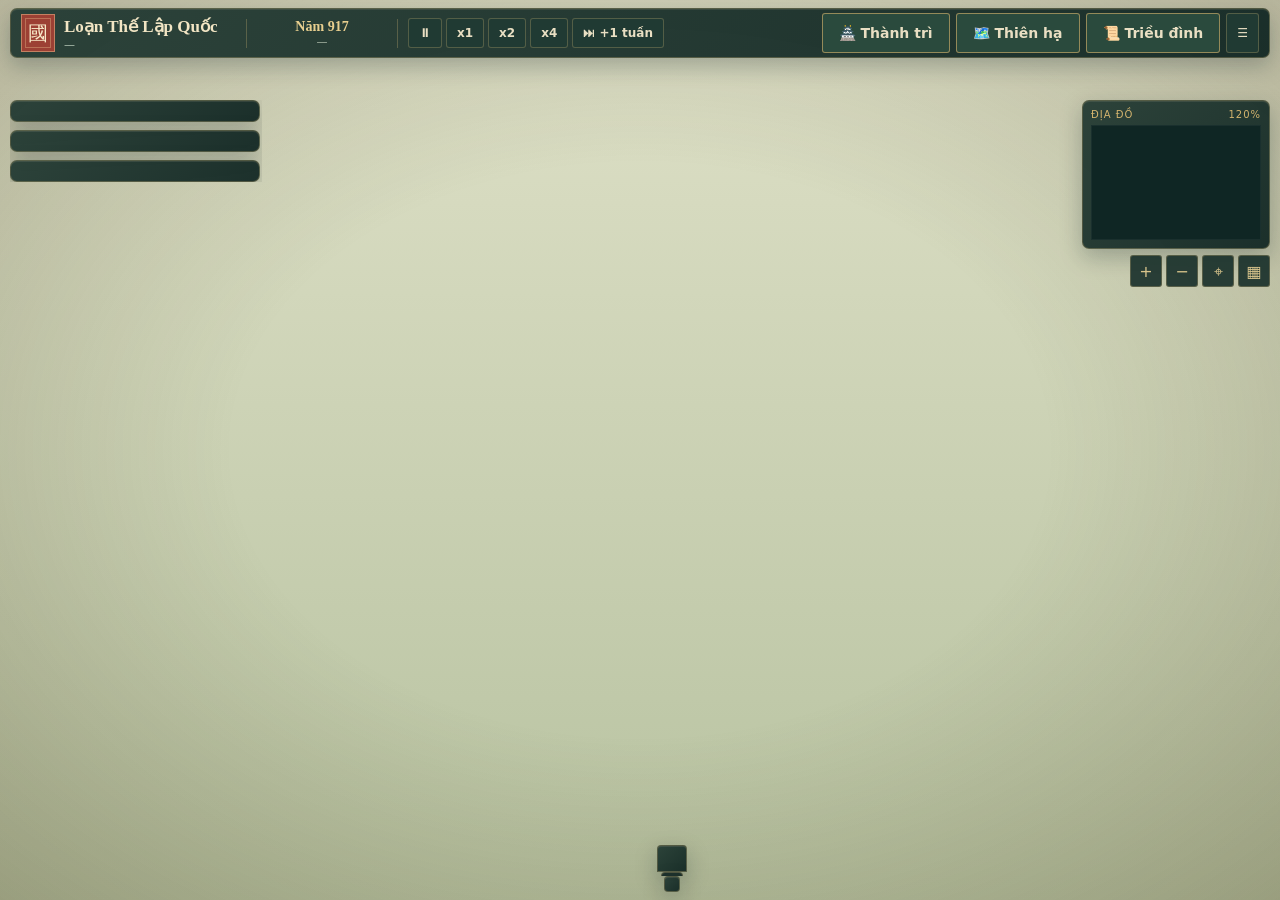
<file: index.html>
<!doctype html>
<html lang="vi">
<head>
<meta charset="utf-8">
<meta name="viewport" content="width=device-width, initial-scale=1">
<title>Loạn Thế Lập Quốc</title>
<meta http-equiv="refresh" content="0; url=game/">
</head>
<body>
<p><a href="game/">Vào game Loạn Thế Lập Quốc</a> · <a href="demo-thanh-tri/">Bản demo gốc</a></p>
</body>
</html>
</file>
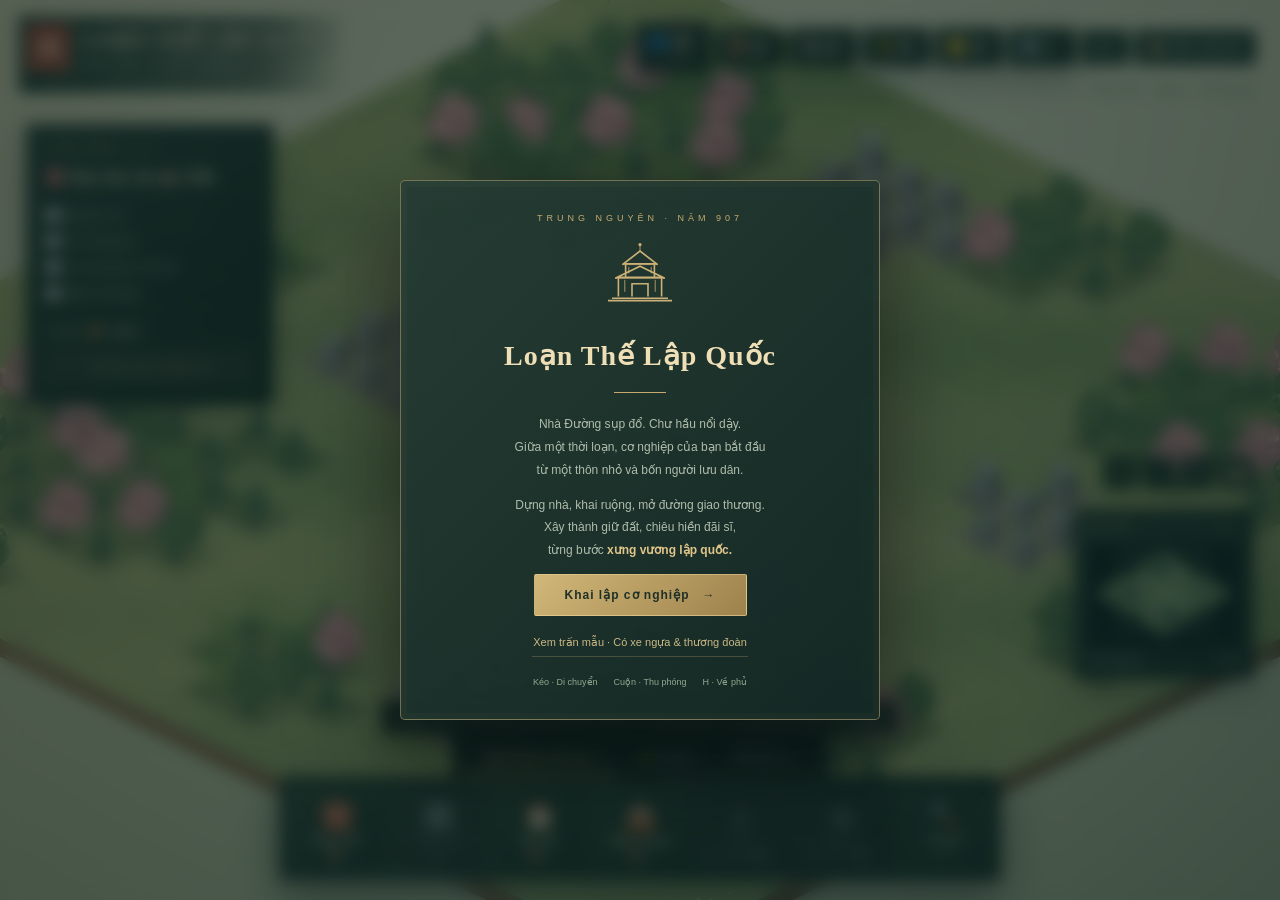
<file: demo-thanh-tri/index.html>
<!doctype html>
<html lang="vi"><head><meta charset="utf-8"><meta name="viewport" content="width=device-width,initial-scale=1,maximum-scale=1,user-scalable=no">
<title>Loạn Thế Lập Quốc · Ngũ Đại Thập Quốc</title>
<style>
*{box-sizing:border-box}
html,body{margin:0;height:100%;background:#b7c2a0;font-family:"Segoe UI",system-ui,Roboto,Arial,sans-serif;overflow:hidden;color:#1f2a24;-webkit-user-select:none;user-select:none}
canvas{display:block;width:100vw;height:100vh;touch-action:none;cursor:grab}
.card{background:#f6ecd6f2;border:1px solid #6b4a2e55;border-radius:12px;box-shadow:0 4px 14px #0003}
#top{position:fixed;left:8px;right:8px;top:8px;display:flex;gap:6px;flex-wrap:wrap;align-items:center;pointer-events:none}
#top>*{pointer-events:auto}
.res{padding:6px 10px;font-weight:800;font-size:14px;white-space:nowrap}
.res small{font-weight:600;color:#6a756c;font-size:11px;margin-left:3px}
#era{padding:6px 12px;font-weight:900;background:#8e2f2a;color:#ffe9b8;border-radius:12px;font-size:14px;border:1px solid #e3bd3f}
#top button,.btn{border:1px solid #0002;background:#fffaf2;border-radius:10px;padding:6px 11px;font-weight:800;cursor:pointer;font-size:13px;color:#1f2a24}
#goal{position:fixed;left:8px;top:54px;width:250px;padding:10px 12px;font-size:13px;max-width:calc(100vw - 16px)}
#goal h3{margin:0 0 6px;font-size:14px;cursor:pointer}
#goal ul{list-style:none;margin:0 0 8px;padding:0}
#goal li{padding:2px 0;color:#7b5a3a}
#goal li.ok{color:#2e7d4f}
#goal .cost{font-size:12px;color:#5d665f;margin-bottom:6px}
#up{width:100%;padding:8px;background:#8e2f2a;color:#fff;border:0;border-radius:10px;font-weight:900;font-size:13px;cursor:pointer}
#up:disabled{background:#c9c2b4;color:#8a8478;cursor:not-allowed}
#goal.min ul,#goal.min .cost,#goal.min #up,#goal.min #raid{display:none}
#raid{margin-top:8px;padding:6px 8px;background:#8e2f2a;color:#fff;border-radius:8px;font-weight:800;font-size:12px;display:none}
#bar{position:fixed;left:8px;right:8px;bottom:8px;display:flex;flex-direction:column;gap:6px;align-items:center;pointer-events:none}
#tip{padding:6px 12px;font-size:12px;font-weight:600;max-width:100%;text-align:center;pointer-events:auto}
#build{display:flex;gap:6px;padding:8px;overflow-x:auto;max-width:100%;pointer-events:auto}
.b{flex:0 0 auto;min-width:82px;border:2px solid transparent;background:#f3ead9;border-radius:10px;padding:6px 8px;text-align:center;cursor:pointer;font-size:12px;font-weight:800;color:#1f2a24}
.b .ic{font-size:22px;line-height:1.1;display:block}
.b .co{font-weight:600;font-size:11px;color:#5d665f;display:block;white-space:nowrap}
.b.on{border-color:#c9772b;background:#ffe9c9}
.b.no{opacity:.5}
.b.lock{opacity:.35;filter:grayscale(1)}
#toast{position:fixed;left:50%;top:104px;transform:translateX(-50%);display:flex;flex-direction:column;gap:6px;align-items:center;pointer-events:none;z-index:5}
.t{padding:8px 14px;background:#1f2a24ee;color:#fff;border-radius:10px;font-weight:700;font-size:13px;animation:fade 3.6s forwards;max-width:90vw;text-align:center}
.t.bad{background:#8e2f2aee}.t.good{background:#2e7d4fee}
@keyframes fade{0%{opacity:0;transform:translateY(-6px)}8%{opacity:1;transform:none}85%{opacity:1}100%{opacity:0}}
#modal{position:fixed;inset:0;background:#0007;display:none;align-items:center;justify-content:center;z-index:9;padding:16px}
#modal .card{padding:22px;max-width:440px;width:100%;text-align:center}
#modal h2{margin:0 0 8px;font-size:22px}
#modal p{margin:6px 0 12px;font-size:14px;line-height:1.5;color:#3d4640}
#modal input{width:100%;padding:10px;border-radius:10px;border:1px solid #0003;font-size:16px;text-align:center;margin-bottom:12px;font-weight:700}
#modal .go{background:#8e2f2a;color:#ffe9b8;border:0;border-radius:10px;padding:10px 20px;font-weight:900;font-size:15px;cursor:pointer}
#tabs{display:flex;gap:6px;pointer-events:auto;flex-wrap:wrap;justify-content:center}
.tab{border:1px solid #6b4a2e55;background:#f6ecd6f2;border-radius:10px;padding:5px 10px;font-weight:800;font-size:12px;cursor:pointer;color:#1f2a24}
.tab.on{background:#8e2f2a;color:#ffe9b8}
#mBox.wide{max-width:600px;text-align:left;max-height:88vh;overflow:auto}
#mBox h4{margin:14px 0 6px;font-size:14px;color:#8e2f2a;border-bottom:1px solid #6b4a2e33;padding-bottom:4px}
#mBox .hint{font-size:12px;margin:0 0 8px;color:#5d665f}
.cl{display:grid;grid-template-columns:92px 1fr 30px;gap:2px 8px;align-items:center;font-size:13px;margin:5px 0}
.cl .cn{font-weight:800}.cl b{text-align:right}.cl small{grid-column:1/4;color:#6a756c;font-size:11px}
.cb{height:9px;background:#0001;border-radius:6px;overflow:hidden}.cb i{display:block;height:100%;background:#c9772b;border-radius:6px}
.of{display:flex;justify-content:space-between;gap:10px;align-items:center;padding:7px 9px;border:1px solid #6b4a2e33;border-radius:10px;margin:5px 0;font-size:13px;background:#fffaf2}
.of small{color:#5d665f}.of.on{border-color:#2e7d4f;background:#eaf5e6}.of.lock{opacity:.5}
.of button{flex:0 0 auto;border:0;border-radius:8px;padding:7px 10px;font-weight:800;cursor:pointer;background:#8e2f2a;color:#ffe9b8}
.of.on button{background:#6a756c;color:#fff}
@media(max-width:640px){#goal{width:200px;font-size:12px}.res{padding:5px 7px;font-size:12px}.b{min-width:70px}}
</style><link rel="stylesheet" href="graphics.css"></head><body>
<canvas id="c"></canvas>
<div id="top">
  <div id="era"></div>
  <div class="res card" title="Dân / sức chứa">👥 <span id="rP"></span></div>
  <div class="res card">🪵 <span id="rW"></span></div>
  <div class="res card">🪨 <span id="rS"></span></div>
  <div class="res card">🌾 <span id="rF"></span></div>
  <div class="res card">🪙 <span id="rG"></span></div>
  <div class="res card" title="Sức phòng thủ">🛡️ <span id="rD"></span></div>
  <button id="spd">▶ x1</button>
  <button id="court">📜 Triều chính</button>
</div>
<div id="goal" class="card"><h3 id="gT"></h3><ul id="gL"></ul><div class="cost" id="gC"></div><button id="up"></button><div id="raid"></div></div>
<div id="toast"></div>
<div id="bar"><div id="tip" class="card"></div><div id="tabs"></div><div id="build" class="card"></div></div>
<div id="modal"><div class="card" id="mBox"></div></div>
<script>
'use strict';
// ===== Engine: phép chiếu isometric 64×32, nét viền đậm – cùng phong cách demo đồ họa =====
const cv=document.getElementById('c'),ctx=cv.getContext('2d');
let W=0,H=0,DPR=1,s=1.2,ox=0,oy=0,T=0;
const TW=64,TH=32,OUT='#2b3034',N=26;
const P=(x,y,z=0)=>({x:ox+(x-y)*TW/2*s,y:oy+(x+y)*TH/2*s-z*s});
const shade=(hex,k)=>{const n=parseInt(hex.slice(1),16),c=[n>>16,n>>8&255,n&255].map(v=>Math.max(0,Math.min(255,Math.round(k>0?v+(255-v)*k:v*(1+k)))));return'#'+c.map(v=>v.toString(16).padStart(2,'0')).join('')};
let lw=()=>Math.max(.7,s*.75);
const rnd=i=>{const x=Math.sin(i*127.1+31.7)*43758.5453;return x-Math.floor(x)};
function poly(pts,fill,stroke,w=1){ctx.beginPath();ctx.moveTo(pts[0].x,pts[0].y);for(let i=1;i<pts.length;i++)ctx.lineTo(pts[i].x,pts[i].y);ctx.closePath();if(fill){ctx.fillStyle=fill;ctx.fill()}const st=stroke===undefined?OUT:stroke;if(st){ctx.strokeStyle=st;ctx.lineWidth=lw()*w;ctx.lineJoin='round';ctx.stroke()}}
function line(a,b,col,w=1){ctx.beginPath();ctx.moveTo(a.x,a.y);ctx.lineTo(b.x,b.y);ctx.strokeStyle=col;ctx.lineWidth=lw()*w;ctx.lineCap='round';ctx.stroke()}
function dot(p,r,col,st){ctx.beginPath();ctx.arc(p.x,p.y,r,0,7);ctx.fillStyle=col;ctx.fill();if(st){ctx.strokeStyle=st;ctx.lineWidth=lw()*.6;ctx.stroke()}}
function box(x,y,w,d,z0,h,col,kTop=.12){const z1=z0+h;
  poly([P(x,y+d,z0),P(x+w,y+d,z0),P(x+w,y+d,z1),P(x,y+d,z1)],shade(col,-.1));
  poly([P(x+w,y,z0),P(x+w,y+d,z0),P(x+w,y+d,z1),P(x+w,y,z1)],shade(col,-.28));
  poly([P(x,y,z1),P(x+w,y,z1),P(x+w,y+d,z1),P(x,y+d,z1)],shade(col,kTop));}
function gable(x,y,w,d,z,h,col,wall){const A=P(x,y+d/2,z+h),Bq=P(x+w,y+d/2,z+h),D=P(x,y+d,z),C=P(x+w,y+d,z);
  poly([P(x,y,z),P(x+w,y,z),Bq,A],shade(col,-.3));
  poly([P(x+w,y,z),C,Bq],shade(wall,-.28));
  poly([D,C,Bq,A],col);
  const n=Math.max(3,Math.round(w*9)),c2=shade(col,-.25);for(let i=1;i<n;i++){const u=i/n;line({x:A.x+(Bq.x-A.x)*u,y:A.y+(Bq.y-A.y)*u},{x:D.x+(C.x-D.x)*u,y:D.y+(C.y-D.y)*u},c2,.5)}
  line(D,C,shade(col,.3),1.3);line(A,Bq,shade(col,-.5),2.2)}
function cone(x,y,w,d,z,h,col){const a=P(x+w/2,y+d/2,z+h);
  poly([P(x,y+d,z),P(x+w,y+d,z),a],col);poly([P(x+w,y,z),P(x+w,y+d,z),a],shade(col,-.25));}
function hip(x,y,w,d,z,h,col,o=.1){
  const x0=x-o,y0=y-o,x1=x+w+o,y1=y+d+o,W2=x1-x0,D2=y1-y0,ix=W2*.2,iy=D2*.25,zm=z+h*.36,rx=W2*.3,ym=(y0+y1)/2;
  const A=P(x0,y0,z),Bc=P(x1,y0,z),C=P(x1,y1,z),D=P(x0,y1,z);
  const Ma=P(x0+ix,y0+iy,zm),Mb=P(x1-ix,y0+iy,zm),Mc=P(x1-ix,y1-iy,zm),Md=P(x0+ix,y1-iy,zm);
  const R1=P(x0+rx,ym,z+h),R2=P(x1-rx,ym,z+h),dk=shade(col,-.45);
  poly([A,Bc,Mb,Ma],shade(col,-.4));poly([Ma,Mb,R2,R1],shade(col,-.4));
  poly([Bc,C,Mc,Mb],shade(col,-.16));poly([Mb,Mc,R2],shade(col,-.28));
  poly([D,C,Mc,Md],shade(col,.1));poly([Md,Mc,R2,R1],col);
  const n=Math.max(3,Math.round(W2*9)),m=Math.max(2,Math.round(D2*6)),L=(a,b,u)=>({x:a.x+(b.x-a.x)*u,y:a.y+(b.y-a.y)*u});
  ctx.strokeStyle=shade(col,-.28);ctx.lineWidth=lw()*.5;ctx.beginPath();
  for(let i=1;i<n;i++){const u=i/n,a=L(D,C,u),b=L(Md,Mc,u),c=L(R1,R2,u);ctx.moveTo(a.x,a.y);ctx.lineTo(b.x,b.y);ctx.lineTo(c.x,c.y)}
  for(let i=1;i<m;i++){const u=i/m,a=L(Bc,C,u),b=L(Mb,Mc,u);ctx.moveTo(a.x,a.y);ctx.lineTo(b.x,b.y);ctx.lineTo(R2.x,R2.y)}ctx.stroke();
  line(D,C,shade(col,.38),1.5);line(C,Bc,shade(col,.12),1.5);
  line(C,Mc,dk,1.8);line(Mc,R2,dk,1.8);line(D,Md,dk,1.6);line(Md,R1,dk,1.6);line(Bc,Mb,dk,1.4);line(Mb,R2,dk,1.4);
  line(R1,R2,dk,2.8);
  const up=(q,ex,ey)=>{ctx.beginPath();ctx.moveTo(q.x-ex*4*s,q.y-ey*2*s-1*s);ctx.quadraticCurveTo(q.x+ex*1*s,q.y+1*s,q.x+ex*6*s,q.y-6*s);ctx.strokeStyle=OUT;ctx.lineWidth=lw()*2;ctx.lineCap='round';ctx.stroke()};
  up(D,-1,0);up(Bc,1,0);ctx.beginPath();ctx.moveTo(C.x,C.y-3*s);ctx.quadraticCurveTo(C.x,C.y+2*s,C.x,C.y-7*s);ctx.strokeStyle=OUT;ctx.lineWidth=lw()*2;ctx.stroke();
  for(const [q,e] of [[R1,-1],[R2,1]]){ctx.beginPath();ctx.moveTo(q.x,q.y);ctx.quadraticCurveTo(q.x+e*4*s,q.y-1*s,q.x+e*2.5*s,q.y-6*s);ctx.strokeStyle=OUT;ctx.lineWidth=lw()*2;ctx.stroke()}}
function pillars(x,y,w,d,z,h,col='#a63a2a'){for(let i=0;i<=3;i++){line(P(x+w*i/3,y+d,z),P(x+w*i/3,y+d,z+h),col,2)}for(let i=0;i<=2;i++)line(P(x+w,y+d*i/2,z),P(x+w,y+d*i/2,z+h),shade(col,-.2),2)}
function merlons(x,y,w,d,z,col){const m=.2*Math.min(w,d)+.06;for(const [a,b] of [[x,y],[x+w-m,y],[x,y+d-m],[x+w-m,y+d-m]])box(a,b,m,m,z,6,col)}
function flag(x,y,z,h,col){const a=P(x,y,z),b=P(x,y,z+h);line(a,b,OUT,1.4);const wv=Math.sin(T*4+x)*2*s;
  poly([b,{x:b.x+9*s,y:b.y+1*s},{x:b.x+9*s+wv,y:b.y+15*s},{x:b.x+4.5*s+wv,y:b.y+12*s},{x:b.x,y:b.y+15*s}],col)}
function door(x,y,z,w,h,col){poly([P(x,y,z),P(x+w,y,z),P(x+w,y,z+h),P(x,y,z+h)],col,OUT,.7)}
function person(x,y,body,ph,head='#f1c9a5',hat='bun',carry=0,spear=0){const p=P(x,y),st=Math.sin(T*9+ph),b=Math.abs(st)*1.2*s,Y=p.y-b,lg=hat==='futou'||hat==='wing'||hat==='bald';
  ctx.fillStyle='rgba(0,0,0,.15)';ctx.beginPath();ctx.ellipse(p.x,p.y,4.5*s,2*s,0,0,7);ctx.fill();
  if(!lg){line({x:p.x-1.2*s,y:Y-3*s},{x:p.x-1.2*s-st*1.6*s,y:p.y},'#3a2f28',1.5);line({x:p.x+1.2*s,y:Y-3*s},{x:p.x+1.2*s+st*1.6*s,y:p.y},'#3a2f28',1.5)}
  const bot=lg?Y-.6*s:Y-2.5*s,bw=lg?3.6:3.1;
  poly([{x:p.x-2.2*s,y:Y-10*s},{x:p.x+2.2*s,y:Y-10*s},{x:p.x+bw*s,y:bot},{x:p.x-bw*s,y:bot}],body,OUT,.6);
  line({x:p.x-2.5*s,y:Y-6*s},{x:p.x+2.5*s,y:Y-6*s},hat==='wing'?'#1f1b1a':shade(body,-.45),1);line({x:p.x,y:Y-10*s},{x:p.x-1*s,y:Y-6*s},shade(body,.35),.7);
  if(hat==='helm'){poly([{x:p.x-2.6*s,y:Y-10*s},{x:p.x+2.6*s,y:Y-10*s},{x:p.x+2.2*s,y:Y-6.3*s},{x:p.x-2.2*s,y:Y-6.3*s}],'#8f959b',OUT,.5)}
  if(carry){const a={x:p.x-8*s,y:Y-9.5*s+st*.6*s},c={x:p.x+8*s,y:Y-9.5*s-st*.6*s};line(a,c,'#6b4a2e',1.1);
    for(const q of [a,c]){line(q,{x:q.x,y:q.y+4*s},'#6b4a2e',.6);poly([{x:q.x-2.4*s,y:q.y+4*s},{x:q.x+2.4*s,y:q.y+4*s},{x:q.x+1.6*s,y:q.y+7*s},{x:q.x-1.6*s,y:q.y+7*s}],'#c9a36a',OUT,.5)}}
  if(spear){const a={x:p.x+4.2*s,y:Y},c={x:p.x+4.2*s,y:Y-19*s};line(a,c,'#6b4a2e',1.1);poly([{x:c.x-1.3*s,y:c.y},{x:c.x+1.3*s,y:c.y},{x:c.x,y:c.y-4.5*s}],'#d0d4d8',OUT,.4);dot({x:c.x,y:c.y+1.5*s},1*s,'#c0392b')}
  const hy=Y-12.3*s;dot({x:p.x,y:hy},2.5*s,head,OUT);
  const dome=(c,r)=>{ctx.fillStyle=c;ctx.beginPath();ctx.arc(p.x,hy-.6*s,r*s,3.14,6.29);ctx.closePath();ctx.fill();ctx.strokeStyle=OUT;ctx.lineWidth=lw()*.5;ctx.stroke()};
  if(hat==='non')poly([{x:p.x-5.2*s,y:hy-.7*s},{x:p.x+5.2*s,y:hy-.7*s},{x:p.x,y:hy-5.2*s}],'#e6d28a',OUT,.6);
  else if(hat==='helm'){dome('#9aa0a6',3);line({x:p.x,y:hy-3.6*s},{x:p.x,y:hy-6*s},'#6f757b',1);dot({x:p.x,y:hy-6.2*s},1*s,'#c0392b')}
  else if(hat==='futou'||hat==='wing'){dome('#1f1b1a',2.8);poly([{x:p.x-1.3*s,y:hy-2.8*s},{x:p.x+1.6*s,y:hy-2.8*s},{x:p.x+1.6*s,y:hy-5.2*s},{x:p.x-1.3*s,y:hy-5.2*s}],'#1f1b1a',OUT,.4);
    if(hat==='wing')line({x:p.x-6.5*s,y:hy-1.6*s},{x:p.x+6.5*s,y:hy-1.6*s},'#1f1b1a',1.3);else{line({x:p.x-1.8*s,y:hy-.5*s},{x:p.x-3.4*s,y:hy+4*s},'#1f1b1a',1);line({x:p.x+1.8*s,y:hy-.5*s},{x:p.x+3.4*s,y:hy+4*s},'#1f1b1a',1)}}
  else if(hat==='bun'){ctx.fillStyle='#2b2520';ctx.beginPath();ctx.arc(p.x,hy-.9*s,2.5*s,3.14,6.29);ctx.fill();dot({x:p.x,y:hy-3.3*s},1.2*s,'#2b2520')}}
function horse(x,y,c){const p=P(x,y),b=Math.sin(T*2+x*9)*.7*s;ctx.fillStyle='rgba(0,0,0,.15)';ctx.beginPath();ctx.ellipse(p.x,p.y,8*s,3*s,0,0,7);ctx.fill();
  for(const dx of [-5,-3,3,5])line({x:p.x+dx*s,y:p.y-7*s},{x:p.x+dx*s,y:p.y},shade(c,-.3),1.5);
  ctx.fillStyle=c;ctx.strokeStyle=OUT;ctx.lineWidth=lw()*.6;ctx.beginPath();ctx.ellipse(p.x,p.y-9*s,7*s,3.6*s,0,0,7);ctx.fill();ctx.stroke();
  line({x:p.x+5*s,y:p.y-10*s},{x:p.x+8.5*s,y:p.y-15.5*s+b},OUT,4.4);line({x:p.x+5*s,y:p.y-10*s},{x:p.x+8.5*s,y:p.y-15.5*s+b},c,3.2);
  ctx.beginPath();ctx.ellipse(p.x+10*s,p.y-15.5*s+b,3.2*s,1.9*s,.5,0,7);ctx.fillStyle=c;ctx.fill();ctx.stroke();
  line({x:p.x+5.5*s,y:p.y-12*s},{x:p.x+8*s,y:p.y-16.5*s+b},'#2b2520',1.3);line({x:p.x-7*s,y:p.y-10*s},{x:p.x-9.5*s,y:p.y-5*s},'#2b2520',1.5)}

// ===== Dữ liệu trò chơi =====
const ERAS=['🛖 Thôn trang','🏘️ Trấn','🏯 Thành trì','👑 Vương quốc'];
const RANK=['Hào trưởng','Trấn tướng','Tiết độ sứ','Quốc vương'];
const B={
  road:{n:'Đường đất',i:'🟫',c:{w:1},era:0,cat:0,d:'Sát đường sản xuất +20%. Nối 3 ô để có kỵ mã, 6 ô có xe ngựa, 9 ô có thương đoàn. Giữ và kéo để đắp đường.'},
  pave:{n:'Quan đạo',i:'⬜',c:{s:2},era:1,cat:0,d:'Đường lát đá của quan phủ: công trình sát đường +35%. Giữ và kéo để lát liền.'},
  house:{n:'Nhà dân',i:'🏠',c:{w:20},era:0,cat:0,d:'Thêm 4 chỗ ở cho lưu dân. Dân nộp thuế tiền đồng mỗi ngày.'},
  granary:{n:'Nghĩa thương',i:'🛖',c:{w:30},era:0,cat:0,d:'Kho lương dự trữ của làng: nếu bị cướp phá chỉ mất ít lương và tiền.'},
  temple:{n:'Chùa',i:'🛕',c:{w:60,s:40,g:30},era:1,cat:0,job:2,cls:'tang',d:'Phật giáo hưng thịnh: dân an cư, tăng nhanh hơn, +6 sức chứa. Cần 2 tăng nhân.'},
  school:{n:'Châu học',i:'📚',c:{w:50,s:30,g:40},era:1,cat:0,job:2,cls:'si',d:'Trường của châu, đào tạo sĩ nhân: thêm 2 suất bổ nhiệm quan viên.'},
  farm:{n:'Ruộng lúa',i:'🌾',c:{w:15},era:0,cat:1,job:2,cls:'nong',d:'+2 lương thực/ngày. Cần 2 nông dân.'},
  lumber:{n:'Trại gỗ',i:'🪓',c:{w:10},era:0,cat:1,job:2,cls:'nong',need:'f',d:'+1,5 gỗ/ngày. Phải đặt gần rừng (≤2 ô).'},
  quarry:{n:'Mỏ đá',i:'⛏️',c:{w:25},era:0,cat:1,job:2,cls:'nong',need:'r',d:'+1 đá/ngày. Phải đặt gần núi đá (≤2 ô).'},
  salt:{n:'Ruộng muối',i:'🧂',c:{w:30},era:1,cat:1,job:2,cls:'nong',need:'w',d:'Muối là nguồn thu lớn của các phiên trấn: +2 tiền/ngày. Phải gần nước.'},
  market:{n:'Phường thị',i:'🏮',c:{w:40,s:20},era:1,cat:1,job:2,cls:'thuong',d:'Chợ buôn trà, lụa, muối: +tiền theo số dân. Cần 2 thương nhân.'},
  silk:{n:'Xưởng dệt lụa',i:'🧵',c:{w:40,s:10},era:1,cat:1,job:3,cls:'cong',d:'+2,5 tiền/ngày (chỉ còn một nửa nếu chưa có phường thị). Cần 3 thợ.'},
  kiln:{n:'Lò gốm',i:'🏺',c:{w:30,s:30},era:1,cat:1,job:3,cls:'cong',d:'Gốm men xanh: +2 tiền/ngày (một nửa nếu chưa có phường thị). Cần 3 thợ.'},
  inn:{n:'Dịch trạm',i:'🐎',c:{w:40,s:10},era:1,cat:1,job:1,cls:'thuong',need:'road',d:'Trạm ngựa trên đường cái: phường thị thu thêm 25%. Phải đặt sát đường.'},
  wall:{n:'Tường thành',i:'🧱',c:{s:6},era:1,cat:2,d:'Tường gạch có nữ tường. +1 phòng thủ mỗi đoạn. Giữ và kéo để xây liền.'},
  gate:{n:'Cổng thành',i:'⛩️',c:{w:20,s:20},era:1,cat:2,d:'Cổng có thành lâu, nối liền với tường: +2 phòng thủ, đường đi xuyên qua được.'},
  tower:{n:'Vọng lâu',i:'🏯',c:{w:20,s:30},era:1,cat:2,d:'Lầu canh có cung thủ. +6 phòng thủ.'},
  beacon:{n:'Phong hỏa đài',i:'🔥',c:{w:10,s:25},era:1,cat:2,d:'Đài đốt lửa báo giặc: biết trước thêm 15 ngày, +2 phòng thủ.'},
  barracks:{n:'Quân doanh',i:'⚔️',c:{w:50,s:40,g:50},era:2,cat:2,job:3,cls:'binh',d:'Nuôi nha binh: +12 phòng thủ, tốn 1 tiền/ngày. Mở ở Thành trì.'},
  armory:{n:'Xưởng binh khí',i:'🗡️',c:{w:40,s:40,g:40},era:2,cat:2,job:3,cls:'cong',d:'Rèn giáp, đao, nỏ: mỗi quân doanh thêm +6 phòng thủ. Cần 3 thợ.'},
  stable:{n:'Mã phường',i:'🐴',c:{w:60,g:60},era:2,cat:2,job:2,cls:'binh',d:'Nuôi ngựa cho kỵ binh: +10 phòng thủ, tốn 1 lương/ngày.'},
  del:{n:'Phá dỡ',i:'🔨',c:{},era:0,d:'Phá công trình, hoàn lại 50% vật liệu.'}
};
const CATS=['🏘️ Đường & dân sinh','🌾 Kinh tế','⚔️ Quân sự'];
const OFF=[
  {id:'thuky',n:'Chưởng thư ký',era:1,sal:1,d:'Coi sổ sách, văn thư: thuế dân +20%'},
  {id:'phan',n:'Phán quan',era:1,sal:1,d:'Xử kiện, khuyến nông: ruộng, gỗ, đá, muối +15%'},
  {id:'nguhau',n:'Đô ngu hầu',era:1,sal:1,d:'Giữ quân kỷ: phòng thủ +15%'},
  {id:'tuma',n:'Hành quân tư mã',era:2,sal:2,d:'Phó tướng coi việc binh: phòng thủ +20%'},
  {id:'diem',n:'Diêm thiết sứ',era:2,sal:2,d:'Coi muối, sắt, chợ búa: thu nhập công thương +25%'},
  {id:'tham',n:'Lục sự tham quân',era:2,sal:2,d:'Coi hộ tịch, chiêu tập lưu dân: sức chứa dân +8'},
  {id:'tetuong',n:'Tể tướng (Đồng bình chương sự)',era:3,sal:4,d:'Đứng đầu trăm quan: mọi sản xuất +15%'},
  {id:'xumat',n:'Xu mật sứ',era:3,sal:4,d:'Nắm binh quyền cả nước: phòng thủ +30%'},
  {id:'tamty',n:'Tam ty sứ',era:3,sal:4,d:'Coi tài chính quốc gia: thuế và công thương +30%'},
  {id:'hanlam',n:'Hàn lâm học sĩ',era:3,sal:3,d:'Soạn chiếu chỉ, giáo hóa: dân tăng nhanh hơn, sức chứa +10'}];
const CLS=[['si','🎓','Sĩ','người đọc sách ở châu học – nguồn để bổ nhiệm quan viên'],['nong','🌾','Nông','làm ruộng, đốn gỗ, đục đá, nấu muối'],['cong','🔨','Công','thợ dệt, thợ gốm, thợ rèn binh khí'],['thuong','💰','Thương','buôn bán ở phường thị, dịch trạm'],['binh','⚔️','Binh','nha binh và kỵ binh'],['tang','🙏','Tăng','sư sãi ở chùa'],['quan','👔','Quan','quan viên đang tại chức'],['luu','🧳','Lưu dân','chưa có việc làm']];
const isBuilt=b=>!b.building;
const isRoad=b=>!!b&&isBuilt(b)&&(b.k==='road'||b.k==='pave');
const isW=(x,y)=>{const q=tile(x,y);return !!(q&&q.b&&isBuilt(q.b)&&(q.b.k==='wall'||q.b.k==='tower'||q.b.k==='gate'))};
const has=id=>!!G.off[id];
const offCount=()=>OFF.reduce((n,o)=>n+(has(o.id)?1:0),0);
const RN={w:'🪵',s:'🪨',f:'🌾',g:'🪙'};
const G={era:0,w:60,s:20,f:40,g:30,pop:4,cap:5,def:0,tick:0,speed:1,tool:null,
  map:[],bl:[],walk:[],raid:null,raidN:0,repel:0,nextRaid:0,fl:[],name:'',off:{},cls:{},cat:0,slots:1,hx:12,hy:12};
window.G=G;
const tile=(x,y)=>x>=0&&y>=0&&x<N&&y<N?G.map[y*N+x]:null;

function gen(){
  for(let i=0;i<N*N;i++)G.map.push({t:'g',b:null,v:rnd(i*3.3)});
  const blob=(cx,cy,r,t,seed)=>{for(let y=-r;y<=r;y++)for(let x=-r;x<=r;x++){const q=tile(cx+x,cy+y);if(q&&Math.hypot(x,y)<r*(.6+.5*rnd(seed+x*7+y*13)))q.t=t}};
  [[4,5,4],[20,4,3],[6,20,4],[21,19,4],[13,2,2],[2,13,2],[23,11,2],[13,23,2]].forEach((b,i)=>blob(b[0],b[1],b[2],'f',i*50));
  [[19,9,2],[7,13,2],[17,21,2],[9,3,2]].forEach((b,i)=>blob(b[0],b[1],b[2],'r',900+i*40));
  blob(17,14,2,'w',2000);
  for(let y=-3;y<=4;y++)for(let x=-3;x<=4;x++){const q=tile(G.hx+x,G.hy+y);if(q)q.t='g'}
  const hall={k:'hall',x:G.hx,y:G.hy};G.bl.push(hall);
  for(let y=0;y<2;y++)for(let x=0;x<2;x++)tile(G.hx+x,G.hy+y).b=hall;
  for(let i=0;i<4;i++)G.walk.push(newWalker(i));
}
function newWalker(i){return{cls:'luu',x:G.hx+2.5,y:G.hy+.5+i*.4,tx:G.hx+2.5,ty:G.hy+1.5,c:['#8a6a4a','#5f7f8f','#a8894e','#6b7f5a','#7a5a6a','#9a8a7a'][i%6],ph:i*1.7}}
const near=(x,y,t,r=2)=>{for(let j=-r;j<=r;j++)for(let i=-r;i<=r;i++){const q=tile(x+i,y+j);if(q&&q.t===t)return true}return false};
const afford=c=>(c.w||0)<=G.w&&(c.s||0)<=G.s&&(c.g||0)<=G.g&&(c.f||0)<=G.f;
const pay=(c,k=1)=>{G.w-=(c.w||0)*k;G.s-=(c.s||0)*k;G.g-=(c.g||0)*k;G.f-=(c.f||0)*k};
const costTxt=c=>Object.keys(c).map(k=>RN[k]+c[k]).join(' ')||'—';
const count=k=>G.bl.reduce((n,b)=>n+(b.k===k&&isBuilt(b)),0);

function canPlace(k,x,y){const q=tile(x,y);if(!q)return'Ngoài bản đồ';
  if(k==='del')return q.b&&q.b.k!=='hall'?'':'Không có gì để phá';
  const d=B[k];if(d.era>G.era)return'Chưa mở khóa – cần lên '+ERAS[d.era];
  if(q.b)return'Ô này đã có công trình';if(q.t!=='g')return'Chỉ xây được trên đất trống';
  if(d.need==='road'){if(![[1,0],[-1,0],[0,1],[0,-1]].some(([i,j])=>{const o=tile(x+i,y+j);return o&&o.b&&(isRoad(o.b)||o.b.k==='gate')}))return'Phải đặt sát đường'}
  else if(d.need&&!near(x,y,d.need))return d.need==='f'?'Phải gần rừng':d.need==='r'?'Phải gần núi đá':'Phải gần nước';
  if(!afford(d.c))return'Thiếu vật liệu: '+costTxt(d.c);return''}
function place(k,x,y){const err=canPlace(k,x,y);if(err){toast(err,'bad');return false}
  const q=tile(x,y);
  if(k==='del'){const b=q.b;pay(B[b.k].c,-.5);G.bl.splice(G.bl.indexOf(b),1);q.b=null;float(x+.5,y+.5,'🔨');recalc();ui();return true}
  pay(B[k].c);const b={k,x,y,on:false,born:T,building:true,progress:0,duration:({road:1.6,pave:2.4,wall:6,farm:7,salt:8,house:14,tower:24,temple:28,gate:22,barracks:22})[k]||16};q.b=b;G.bl.push(b);recalc();ui();return true}

function recalc(){
  let cap=5+G.era*3,def=G.era*3;const c={si:0,nong:0,cong:0,thuong:0,binh:0,tang:0,quan:0,luu:0};
  c.quan=Math.min(offCount(),Math.max(0,G.pop-2));let free=G.pop-c.quan;
  for(const b of G.bl){const d=B[b.k];if(!d)continue;if(!isBuilt(b)){b.on=false;continue}b.on=true;if(b.k==='house')cap+=4;
    if(d.job){b.on=free>=d.job;if(b.on){free-=d.job;c[d.cls]+=d.job}}
    let r=1;for(const [i,j] of [[1,0],[-1,0],[0,1],[0,-1]]){const o=tile(b.x+i,b.y+j);if(o&&o.b&&isBuilt(o.b)){if(o.b.k==='pave'||o.b.k==='gate')r=Math.max(r,1.35);else if(o.b.k==='road')r=Math.max(r,1.2)}}b.rd=r}
  c.luu=free;const on=k=>G.bl.reduce((n,b)=>n+(b.k===k&&b.on?1:0),0),arm=on('armory')>0;
  for(const b of G.bl){if(!isBuilt(b))continue;const k=b.k;if(k==='wall')def+=1;else if(k==='tower')def+=6;else if(k==='gate'||k==='beacon')def+=2;else if(k==='barracks'&&b.on)def+=arm?18:12;else if(k==='stable'&&b.on)def+=10}
  def=Math.floor(def*(1+(has('nguhau')?.15:0)+(has('tuma')?.2:0)+(has('xumat')?.3:0)));
  cap+=on('temple')*6+(has('tham')?8:0)+(has('hanlam')?10:0);
  G.slots=1+on('school')*2;G.cap=cap;G.def=def;G.free=free;G.cls=c;paintTiles()}

function goals(){const e=G.era,rd=count('road')+count('pave'),oc=offCount();
  if(e===0)return{to:1,c:{w:80,s:40},l:[['Dân số ≥ 12',G.pop>=12],['Có 2 ruộng lúa',count('farm')>=2],['Có 1 trại gỗ & 1 mỏ đá',count('lumber')>=1&&count('quarry')>=1],['Đắp 6 ô đường',rd>=6]]};
  if(e===1)return{to:2,c:{w:150,s:150,g:100},l:[['Dân số ≥ 24',G.pop>=24],['Có 1 phường thị',count('market')>=1],['10 đoạn tường thành',count('wall')>=10],['2 vọng lâu',count('tower')>=2],['Bổ nhiệm 2 quan viên',oc>=2]]};
  if(e===2)return{to:3,c:{g:400},l:[['Dân số ≥ 40',G.pop>=40],['Có quân doanh',count('barracks')>=1],['Phòng thủ ≥ 45',G.def>=45],['Thắng 1 trận giữ thành',G.repel>=1],['Bổ nhiệm 4 quan viên',oc>=4]]};
  return null}

function tick(){G.tick++;recalc();
  const some=k=>G.bl.some(b=>b.k===k&&b.on),all=has('tetuong')?1.15:1,ag=all*(has('phan')?1.15:1),ct=all*(1+(has('diem')?.25:0)+(has('tamty')?.3:0)),mk=count('market')>0?1:.5,inn=some('inn')?1.25:1;
  for(const b of G.bl){if(!b.on)continue;const r=b.rd||1,k=b.k;
    if(k==='farm')G.f+=2*r*ag;else if(k==='lumber')G.w+=1.5*r*ag;else if(k==='quarry')G.s+=1*r*ag;
    else if(k==='salt')G.g+=2*r*ag*mk;else if(k==='silk')G.g+=2.5*r*ct*mk;else if(k==='kiln')G.g+=2*r*ct*mk;
    else if(k==='market')G.g+=G.pop*.08*r*ct*inn;else if(k==='barracks')G.g-=1;else if(k==='stable')G.f-=1}
  G.g+=G.pop*.04*(1+(has('thuky')?.2:0)+(has('tamty')?.3:0));
  for(const o of OFF)if(has(o.id))G.g-=o.sal;
  if(G.g<0){G.g=0;if(G.tick%25===0)toast('Kho hết tiền – không đủ trả bổng lộc quan viên và lương lính!','bad')}
  G.f-=G.pop*.25;const gr=(some('temple')||has('hanlam'))?2:3;
  if(G.f<=0){G.f=0;if(G.tick%5===0&&G.pop>2){G.pop--;toast('Đói kém! Dân bỏ đi lưu tán – hãy khai thêm ruộng lúa','bad')}}
  else if(G.tick%gr===0&&G.pop<G.cap&&G.f>10)G.pop++;
  while(G.walk.length<Math.min(G.pop,18))G.walk.push(newWalker(G.walk.length));
  if(G.walk.length>Math.min(G.pop,18))G.walk.length=Math.min(G.pop,18);
  recalc();{const ord=['nong','cong','thuong','binh','si','tang','quan','luu'],n=G.walk.length;G.walk.forEach((w,i)=>{let pos=(i+.5)/n*G.pop,cl='luu';for(const k of ord){if(pos<G.cls[k]){cl=k;break}pos-=G.cls[k]}w.cls=cl})}
  if(G.era>=1){
    if(!G.raid&&G.tick>=G.nextRaid){const str=10+G.raidN*9,side=G.raidN%4,m=[],t0=30+(G.bl.some(b=>b.k==='beacon'&&isBuilt(b))?15:0);
      for(let i=0;i<Math.min(4+G.raidN,10);i++){const u=6+rnd(G.tick+i)*14;m.push(side===0?{x:u,y:.5}:side===1?{x:N-.5,y:u}:side===2?{x:u,y:N-.5}:{x:.5,y:u})}
      m.forEach(r=>{r.sx=r.x;r.sy=r.y});G.raid={t:t0,t0,str,m};
      toast('⚠️ '+foe()+' đang kéo đến! Binh lực '+str+' – phòng thủ của bạn '+G.def,'bad')}
    else if(G.raid){G.raid.t--;if(G.raid.t<=0){const r=G.raid;G.raid=null;G.raidN++;G.nextRaid=G.tick+100;recalc();
      if(G.def>=r.str){G.repel++;G.g+=30+r.str;toast('🛡️ Đại thắng! Đẩy lui quân địch, thu chiến lợi phẩm 🪙'+(30+r.str),'good');float(G.hx+1,G.hy+1,'🛡️')}
      else if(count('granary')>0){G.g*=.8;G.f*=.85;G.w*=.9;toast('💥 Thành bị cướp phá, nhưng nghĩa thương giữ được phần lớn lương tiền. Hãy đắp thêm tường, dựng vọng lâu','bad');float(G.hx+1,G.hy+1,'💥')}
      else{G.g*=.6;G.f*=.6;G.w*=.8;toast('💥 Thành bị cướp phá! Mất 40% tiền & lương thảo. Hãy đắp thêm tường, dựng vọng lâu','bad');float(G.hx+1,G.hy+1,'💥')}}}}
  recalc();ui()}
function appoint(id){const o=OFF.find(q=>q.id===id);if(!o||o.era>G.era)return false;
  if(has(id))delete G.off[id];else{if(offCount()>=G.slots){toast('Không còn sĩ nhân để bổ nhiệm – hãy xây thêm Châu học','bad');return false}G.off[id]=1;toast('📜 Bổ nhiệm '+o.n,'good')}
  recalc();ui();return true}

const foe=()=>G.raidN<2?'Giặc cỏ':G.raidN<4?'Loạn binh':'Quân phiên trấn láng giềng';
function upgrade(){const g=goals();if(!g||!g.l.every(a=>a[1])||!afford(g.c))return;pay(g.c);
  if(g.to===3){modal('<h2>👑 Xưng vương lập quốc</h2><p>Trung Nguyên đổi chủ liên miên, không ai còn đủ sức ràng buộc bạn. Tướng sĩ và bách tính xin bạn lên ngôi, dựng nước một phương.<br>Hãy đặt quốc hiệu:</p><input id="kn" maxlength="24" placeholder="Đặt quốc hiệu của riêng bạn" value="Đại Ninh"><button class="go" id="kg">Đăng quang</button>',()=>{
      document.getElementById('kg').onclick=()=>{G.name=document.getElementById('kn').value.trim()||'Đại Ninh';G.era=3;closeModal();recalc();ui();
        toast('👑 Nước '+G.name+' khai quốc! Bạn đã hoàn thành bản demo.','good');for(let i=0;i<14;i++)float(G.hx+rnd(i)*4-1,G.hy+rnd(i+9)*4-1,['🎉','👑','✨'][i%3])}});return}
  G.era=g.to;if(G.era===1)G.nextRaid=G.tick+70;recalc();ui();
  toast(G.era===1?'🏘️ Thôn trang đã thành Trấn! Bạn được phong Trấn tướng. Mở quan đạo, chùa, châu học, xưởng thợ, tường thành và được bổ nhiệm quan viên ở mục Triều chính. Coi chừng giặc cỏ!':'🏯 Trấn đã thành Thành trì! Bạn nắm quyền Tiết độ sứ. Mở Quân doanh, Xưởng binh khí, Mã phường và thêm chức quan.','good');
  for(let i=0;i<8;i++)float(G.hx+rnd(i)*3,G.hy+rnd(i+5)*3,'✨')}

// ===== Giao diện =====
const $=id=>document.getElementById(id),fmt=v=>Math.floor(v);
function toast(m,c=''){const e=document.createElement('div');e.className='t '+c;e.textContent=m;const h=$('toast');h.appendChild(e);while(h.children.length>3)h.firstChild.remove();setTimeout(()=>e.remove(),3700)}
function float(x,y,txt){G.fl.push({x,y,txt,t:0})}
function modal(html,cb){$('mBox').innerHTML=html;$('modal').style.display='flex';cb&&cb()}
function closeModal(){$('modal').style.display='none';$('mBox').classList.remove('wide')}
function buildBar(){const tb=$('tabs');tb.innerHTML='';CATS.forEach((n,i)=>{const e=document.createElement('button');e.textContent=n;e.className='tab'+(G.cat===i?' on':'');e.onclick=()=>{G.cat=i;buildBar();ui()};tb.appendChild(e)});
  const h=$('build');h.innerHTML='';for(const k in B){const d=B[k];if(k!=='del'&&d.cat!==G.cat)continue;const e=document.createElement('div');e.className='b';e.dataset.k=k;
  e.innerHTML='<span class="ic">'+d.i+'</span>'+d.n+'<span class="co">'+costTxt(d.c)+'</span>';
  e.onclick=()=>{if(d.era>G.era){toast('Cần lên '+ERAS[d.era]+' để mở '+d.n,'bad');return}G.tool=G.tool===k?null:k;ui()};h.appendChild(e)}}
function court(){const c=G.cls,tot=Math.max(1,G.pop);let h='<h2>📜 Triều chính</h2><h4>Thành phần xã hội · '+G.pop+' người</h4>';
  for(const [id,ic,n,d] of CLS){const v=c[id]||0;h+='<div class="cl"><span class="cn">'+ic+' '+n+'</span><span class="cb"><i style="width:'+Math.round(v/tot*100)+'%"></i></span><b>'+v+'</b><small>'+d+'</small></div>'}
  h+='<h4>Quan viên dưới quyền '+RANK[G.era]+' · đã dùng '+offCount()+'/'+G.slots+' sĩ nhân</h4><p class="hint">Mỗi chức quan cần 1 sĩ nhân và hưởng bổng lộc mỗi ngày. Xây Châu học để có thêm sĩ nhân.</p>';
  for(const o of OFF){const lock=o.era>G.era,on=has(o.id);h+='<div class="of'+(lock?' lock':'')+(on?' on':'')+'"><div><b>'+o.n+'</b> <small>🪙'+o.sal+'/ngày</small><br><small>'+(lock?'Mở khi lên '+ERAS[o.era]:o.d)+'</small></div>'+(lock?'':'<button data-o="'+o.id+'">'+(on?'Bãi nhiệm':'Bổ nhiệm')+'</button>')+'</div>'}
  h+='<div style="text-align:center;margin-top:12px"><button class="go" onclick="closeModal()">Đóng</button></div>';
  modal(h,()=>{$('mBox').classList.add('wide');document.querySelectorAll('#mBox [data-o]').forEach(e=>e.onclick=()=>{appoint(e.dataset.o);court()})})}
function ui(){
  $('era').textContent=ERAS[G.era]+(G.name?' '+G.name:'')+' · '+RANK[G.era];
  $('rP').innerHTML=G.pop+'/'+G.cap+'<small>rảnh '+(G.free||0)+'</small>';
  $('rW').textContent=fmt(G.w);$('rS').textContent=fmt(G.s);$('rF').textContent=fmt(G.f);$('rG').textContent=fmt(G.g);$('rD').textContent=G.def;$('court').textContent='📜 Triều chính '+offCount()+'/'+G.slots;
  document.querySelectorAll('.b').forEach(e=>{const k=e.dataset.k,d=B[k];e.className='b'+(G.tool===k?' on':'')+(d.era>G.era?' lock':!afford(d.c)?' no':'')});
  $('tip').textContent=G.tool?B[G.tool].n+': '+B[G.tool].d+' (bấm lại nút để bỏ chọn)':'Chọn công trình bên dưới rồi bấm lên bản đồ để xây · Kéo để di chuyển · Lăn chuột/chụm ngón để phóng to';
  const g=goals();
  if(g){$('gT').textContent='🎯 Mục tiêu: lên '+ERAS[g.to];$('gL').innerHTML=g.l.map(a=>'<li class="'+(a[1]?'ok':'')+'">'+(a[1]?'✅':'⬜')+' '+a[0]+'</li>').join('');
    $('gC').textContent='Chi phí: '+costTxt(g.c);$('up').style.display='';$('up').textContent=g.to===3?'👑 Xưng vương lập quốc':'⬆ Nâng cấp lên '+ERAS[g.to];$('up').disabled=!(g.l.every(a=>a[1])&&afford(g.c))}
  else{$('gT').textContent='👑 Nước '+G.name;$('gL').innerHTML='<li class="ok">✅ Bạn đã lập quốc thành công!</li><li>Tiếp tục xây dựng tự do.</li>';$('gC').textContent='';$('up').style.display='none'}
  const r=$('raid');if(G.raid){r.style.display='block';r.textContent='⚔️ '+foe()+' đến sau '+G.raid.t+' ngày · Địch '+G.raid.str+' vs Thủ '+G.def}
  else if(G.era>=1&&G.era<3||G.era===3){const n=G.nextRaid-G.tick;r.style.display=n>0&&n<=40?'block':'none';r.textContent='👀 Thám báo: '+foe()+' sẽ đến trong ~'+(n+30)+' ngày (binh lực '+(10+G.raidN*9)+')'}
  else r.style.display='none'}
$('up').onclick=upgrade;$('court').onclick=court;$('gT').onclick=()=>$('goal').classList.toggle('min');
$('spd').onclick=()=>{G.speed=G.speed===1?2:G.speed===2?4:G.speed===4?0:1;$('spd').textContent=G.speed?'▶ x'+G.speed:'⏸ Dừng'};

// ===== Vẽ =====
const lerpC=(a,b,k)=>{const pa=parseInt(a.slice(1),16),pb=parseInt(b.slice(1),16);let o='#';for(const sh of [16,8,0]){const va=pa>>sh&255,vb=pb>>sh&255;o+=Math.round(va+(vb-va)*k).toString(16).padStart(2,'0')}return o};
const nz=(x,y)=>(Math.sin(x*.53+y*.31+1.7)+Math.sin(x*.21-y*.47+4.1)+Math.sin((x+y)*.9))/6+.5;
let GLOW=[],NIGHT=0,DUSK=0;
const glow=(p,r,c='255,180,80')=>{if(NIGHT>.05)GLOW.push([p.x,p.y,r*s,c])};
const quad=(x,y,w,d,z,fill,st,wd)=>poly([P(x,y,z),P(x+w,y,z),P(x+w,y+d,z),P(x,y+d,z)],fill,st,wd);
function paintTiles(){for(let y=0;y<N;y++)for(let x=0;x<N;x++){const q=G.map[y*N+x],n=nz(x,y);let w=0;
    for(let j=-1;j<=1;j++)for(let i=-1;i<=1;i++){const o=tile(x+i,y+j);if(o&&o.b&&o.b.k!=='farm'&&o.b.k!=='salt'&&!isRoad(o.b))w+=(i||j)?1:3}
    q.w=w;q.c=q.t==='w'?'#5a9fbe':q.t==='f'?lerpC('#6f9a5c','#88ad6a',n):q.t==='r'?lerpC('#a39f88',' #bcb8a2'.trim(),n):lerpC(lerpC('#8db46c','#b4c98b',n),'#cbb78d',Math.min(.8,w*.16))}}
function lantern(x,y,z,sc=1){const p=P(x,y,z),r=2.3*s*sc,sw=Math.sin(T*2+x*5+y)*.8*s,c={x:p.x+sw,y:p.y+4*s*sc};
  line(p,c,'#3a2a22',.6);ctx.beginPath();ctx.ellipse(c.x,c.y,r,r*1.2,0,0,7);ctx.fillStyle=NIGHT>.3?'#ff7a3a':'#d9372a';ctx.fill();ctx.strokeStyle=OUT;ctx.lineWidth=lw()*.5;ctx.stroke();
  line({x:c.x-r*.5,y:c.y-r*1.2},{x:c.x+r*.5,y:c.y-r*1.2},'#e3bd3f',1);line({x:c.x,y:c.y+r*1.2},{x:c.x,y:c.y+r*2.3},'#e3bd3f',.7);glow(c,22*sc)}
function winF(x,y,z,w,h){const lit=NIGHT>.35,c=lit?'#b9772a':'#8a6a4a';poly([P(x,y,z),P(x+w,y,z),P(x+w,y,z+h),P(x,y,z+h)],lit?'#ffd27a':'#4f3b2c',OUT,.6);
  line(P(x+w/2,y,z),P(x+w/2,y,z+h),c,.5);line(P(x,y,z+h/2),P(x+w,y,z+h/2),c,.5);if(lit)glow(P(x+w/2,y,z+h/2),15)}
function winR(x,y,z,d,h){const lit=NIGHT>.35,c=lit?'#b9772a':'#8a6a4a';poly([P(x,y,z),P(x,y+d,z),P(x,y+d,z+h),P(x,y,z+h)],lit?'#f0bd60':'#3f2f24',OUT,.6);
  line(P(x,y+d/2,z),P(x,y+d/2,z+h),c,.5);line(P(x,y,z+h/2),P(x,y+d,z+h/2),c,.5)}
function bricks(x,y,w,d,z0,h){const c='rgba(40,35,30,.17)';for(let z=z0+4;z<z0+h-1;z+=4.5){line(P(x,y+d,z),P(x+w,y+d,z),c,.5);line(P(x+w,y,z),P(x+w,y+d,z),c,.5)}}
function crenel(x,y,w,d,z,col){const m=.13,nx=Math.max(2,Math.round(w/.28)),ny=Math.max(2,Math.round(d/.28));
  for(let i=0;i<nx;i++)box(x+i*(w-m)/(nx-1),y,m,m,z,5,col);
  for(let j=1;j<ny-1;j++){box(x,y+j*(d-m)/(ny-1),m,m,z,5,col);box(x+w-m,y+j*(d-m)/(ny-1),m,m,z,5,col)}
  for(let i=0;i<nx;i++)box(x+i*(w-m)/(nx-1),y+d-m,m,m,z,5,col)}
function shadow(x,y,w,d,h){const k=h/64*.95;poly([P(x,y),P(x+w,y),P(x+w,y+d),P(x+w-k,y+d+k),P(x-k,y+d+k),P(x-k,y+k)],`rgba(25,40,30,${.2*(1-NIGHT*.8)})`,null)}
function boulder(cx,cy,r,h,seed){const p=P(cx,cy),R=r*TW/2*s,Hh=h*s,j=(rnd(seed)-.5)*R*.4,c='#96999b';
  ctx.fillStyle='rgba(0,0,0,.14)';ctx.beginPath();ctx.ellipse(p.x-R*.2,p.y+R*.1,R*1.2,R*.5,0,0,7);ctx.fill();
  const bl={x:p.x-R,y:p.y-R*.05},bf={x:p.x+R*.1+j,y:p.y+R*.42},br={x:p.x+R,y:p.y-R*.1},tl={x:p.x-R*.62,y:p.y-Hh*.78},tm={x:p.x-R*.05+j,y:p.y-Hh},tr={x:p.x+R*.62,y:p.y-Hh*.66},mf={x:p.x+R*.08+j,y:p.y-Hh*.42};
  poly([bl,bf,mf,tl],shade(c,-.05));poly([bf,br,tr,mf],shade(c,-.3));poly([tl,mf,tr,tm],shade(c,.25));
  line(mf,{x:(bf.x+mf.x)/2-R*.15,y:(bf.y+mf.y)/2},'rgba(0,0,0,.25)',.6);
  if(rnd(seed+3)>.5){ctx.fillStyle='#7fa35f';ctx.beginPath();ctx.ellipse(tl.x+R*.3,tl.y+Hh*.08,R*.3,R*.12,-.3,0,7);ctx.fill()}}
function pine(p,h,v){const sw=Math.sin(T*1.3+v*20)*1.2*s,col=v>.25?'#3c7848':'#4a8a50';
  line(p,{x:p.x,y:p.y-h*.3},'#6b4a2e',3);
  for(let i=0;i<4;i++){const yy=p.y-h*.18-i*h*.2,ww=(12-i*2.5)*s*h/(28*s),tx=p.x+sw*(i+1)*.35,ty=yy-h*.36;
    poly([{x:p.x-ww,y:yy},{x:p.x+ww,y:yy},{x:tx,y:ty}],shade(col,i*.07));
    poly([{x:p.x,y:yy},{x:p.x+ww,y:yy},{x:tx,y:ty}],shade(col,-.22+i*.05),null)}}
function broad(p,v,c1,c2){const sw=Math.sin(T*1.1+v*30)*1.4*s,sc=(.85+v*.4)*s;
  line(p,{x:p.x+1*s,y:p.y-13*sc},'#6b4a2e',3.2);line({x:p.x,y:p.y-8*sc},{x:p.x-5*sc,y:p.y-14*sc},'#6b4a2e',1.6);
  for(const [dx,dy,r] of [[-7,-17,7],[7,-16,7.5],[0,-24,8.5],[-3,-14,6],[5,-21,6]]){dot({x:p.x+dx*sc+sw,y:p.y+dy*sc},r*sc,c1,OUT)}
  for(const [dx,dy,r] of [[-8,-19,3.5],[-1,-27,4.5],[5,-19,3]]){dot({x:p.x+dx*sc+sw,y:p.y+dy*sc},r*sc,c2)}}
function bamboo(p,v){for(let i=0;i<6;i++){const o=(i-2.5)*2.6*s,h=(24+rnd(v*9+i)*14)*s,sw=Math.sin(T*1.6+i+v*9)*2.2*s,a={x:p.x+o,y:p.y+(i%2)*2*s},b={x:p.x+o*1.5+sw,y:p.y-h};
    line(a,b,i%2?'#7faa4f':'#6a9a44',1.7);for(let k=1;k<4;k++){const u=k/4,q={x:a.x+(b.x-a.x)*u,y:a.y+(b.y-a.y)*u};line({x:q.x-1.2*s,y:q.y},{x:q.x+1.2*s,y:q.y},'#4f7a36',.7)}
    for(let k=0;k<3;k++){const q={x:a.x+(b.x-a.x)*(.7+k*.15),y:a.y+(b.y-a.y)*(.7+k*.15)},e=(k%2?1:-1);line(q,{x:q.x+e*6*s+sw*.4,y:q.y+2.5*s},'#4d8a3f',1.5)}}}
function tree(x,y,v){const p=P(x+.3+v*.35,y+.3+rnd(v*99)*.35);
  ctx.fillStyle=`rgba(20,35,25,${.16*(1-NIGHT*.8)})`;ctx.beginPath();ctx.ellipse(p.x-5*s,p.y+1*s,12*s,5*s,0,0,7);ctx.fill();
  if(rnd(v*7)>.45){const p2=P(x+.75-v*.3,y+.8-rnd(v*5)*.2);pine(p2,(15+v*6)*s,rnd(v*3))}
  if(v<.45)pine(p,(24+v*18)*s,v);else if(v<.76)broad(p,v,v>.6?'#5c9a55':'#4f8a4a',v>.6?'#7fb86a':'#6fa860');
  else if(v<.9)bamboo(p,v);else{broad(p,v,'#e9a3b4','#f7cdd6');
    for(let i=0;i<3;i++){const u=(T*.25+i*.33+v)%1;dot({x:p.x+(i*9-12)*s+Math.sin(u*9+i)*5*s,y:p.y-(26-u*28)*s},1.1*s,'#f7b8c6')}}}
function rock(x,y,v){boulder(x+.42,y+.4,.44,18+v*16,v*50);boulder(x+.74,y+.72,.26,9+v*7,v*70);if(v>.5)boulder(x+.2,y+.78,.18,6,v*90)}

function drawRoad(b){const x=b.x,y=b.y,pv=b.k!=='road',c=pv?'#bdb9aa':'#c6aa7a',e=pv?'#8f8b7e':'#a2865a',a=.18,q=.82;
  const cn=(i,j)=>{const o=tile(x+i,y+j);return !!(o&&o.b&&o.b.k!=='farm'&&o.b.k!=='salt'&&o.b.k!=='wall'&&o.b.k!=='tower')};
  const Wt=cn(-1,0),E=cn(1,0),Nn=cn(0,-1),S=cn(0,1),L2=(x0,y0,x1,y1,cc=e,w=pv?1:.8)=>line(P(x+x0,y+y0),P(x+x1,y+y1),cc,w);
  quad(x+a,y+a,q-a,q-a,0,c,c,.6);if(Wt)quad(x,y+a,a,q-a,0,c,c,.6);if(E)quad(x+q,y+a,1-q,q-a,0,c,c,.6);if(Nn)quad(x+a,y,q-a,a,0,c,c,.6);if(S)quad(x+a,y+q,q-a,1-q,0,c,c,.6);
  if(Wt){L2(0,a,a,a);L2(0,q,a,q)}else L2(a,a,a,q);if(E){L2(q,a,1,a);L2(q,q,1,q)}else L2(q,a,q,q);
  if(Nn){L2(a,0,a,a);L2(q,0,q,a)}else L2(a,a,q,a);if(S){L2(a,q,a,1);L2(q,q,q,1)}else L2(a,q,q,q);
  if(pv){const j='rgba(60,55,45,.22)';L2(.5,Nn?0:a,.5,S?1:q,j,.5);L2(Wt?0:a,.5,E?1:q,.5,j,.5);L2(a,.37,q,.37,j,.4);L2(a,.63,q,.63,j,.4);L2(.37,a,.37,q,j,.4);L2(.63,a,.63,q,j,.4)}
  else{const v=rnd(x*13+y*7);for(let i=0;i<3;i++)dot(P(x+.32+rnd(v*9+i)*.36,y+.32+rnd(v*5+i)*.36),.8*s,'#a2865a');
    if(Wt||E){L2(Wt?0:a,.42,E?1:q,.42,'rgba(110,85,50,.3)',.6);L2(Wt?0:a,.58,E?1:q,.58,'rgba(110,85,50,.3)',.6)}
    if(Nn||S){L2(.42,Nn?0:a,.42,S?1:q,'rgba(110,85,50,.3)',.6);L2(.58,Nn?0:a,.58,S?1:q,'rgba(110,85,50,.3)',.6)}}}
function drawGround(){
  for(let y=0;y<N;y++)for(let x=0;x<N;x++){const q=G.map[y*N+x],a=P(x,y);
    if(a.x<-TW*s||a.x>W+TW*s||a.y<-TH*2*s||a.y>H+TH*s)continue;
    quad(x,y,1,1,0,q.c,q.c,.8);
    if(q.t==='g'){if(q.b)continue;const v=q.v;
      if(q.w>1){for(let i=0;i<3;i++)dot(P(x+rnd(v*9+i),y+rnd(v*5+i)),.8*s,'#a8956c')}
      else if(v>.8){const p=P(x+.2+v*.5,y+.5);for(const e of [-2.5,0,2.5])line(p,{x:p.x+e*s,y:p.y-(4.5-Math.abs(e)*.4)*s},'#6f9a58',1)}
      else if(v>.6&&v<.68){const cs=['#fff6d8','#f3c0cf','#f1d35a'];for(let i=0;i<4;i++){const p=P(x+.2+rnd(v*31+i)*.6,y+.2+rnd(v*17+i)*.6);line(p,{x:p.x,y:p.y-2.5*s},'#6f9a58',.7);dot({x:p.x,y:p.y-3*s},1.2*s,cs[i%3])}}
      else if(v>.3&&v<.335){const p=P(x+.5,y+.5);ctx.fillStyle='#a9aaa4';ctx.strokeStyle=OUT;ctx.lineWidth=lw()*.5;ctx.beginPath();ctx.ellipse(p.x,p.y,3.5*s,2.2*s,0,0,7);ctx.fill();ctx.stroke()}}
    else if(q.t==='w'){const sand='#d8cc9c',nb=(i,j)=>{const o=tile(x+i,y+j);return !o||o.t!=='w'};
      if(nb(-1,0)){quad(x,y,.17,1,0,sand,null);line(P(x+.2,y),P(x+.2,y+1),'#ffffff88',1)}
      if(nb(0,-1)){quad(x,y,1,.17,0,sand,null);line(P(x,y+.2),P(x+1,y+.2),'#ffffff88',1)}
      if(nb(1,0)){quad(x+.83,y,.17,1,0,sand,null);line(P(x+.8,y),P(x+.8,y+1),'#ffffff66',1)}
      if(nb(0,1)){quad(x,y+.83,1,.17,0,sand,null);line(P(x,y+.8),P(x+1,y+.8),'#ffffff66',1)}
      const p=P(x+.5,y+.5),o=Math.sin(T*1.6+x*3+y)*3*s;line({x:p.x-7*s+o,y:p.y-2*s},{x:p.x+1*s+o,y:p.y-2*s},'#ffffff77',1);line({x:p.x-1*s-o,y:p.y+3*s},{x:p.x+5*s-o,y:p.y+3*s},'#ffffff44',1);
      if(q.v>.62){const l=P(x+.3+q.v*.3,y+.6);ctx.fillStyle='#5f9a55';ctx.strokeStyle='#3f6f3f';ctx.lineWidth=lw()*.5;ctx.beginPath();ctx.ellipse(l.x,l.y,4.5*s,2.4*s,0,.5,6.6);ctx.lineTo(l.x,l.y);ctx.fill();ctx.stroke();if(q.v>.82)dot({x:l.x+4*s,y:l.y-2*s},1.8*s,'#f3a9c0','#b8607a')}}
    else if(q.t==='r'){for(let i=0;i<3;i++)dot(P(x+rnd(q.v*9+i),y+rnd(q.v*5+i)),.9*s,'#8a8774')}
    else if(q.t==='f'&&q.v>.5){const p=P(x+.15,y+.6);line(p,{x:p.x-2*s,y:p.y-3.5*s},'#5c8a4c',1);line(p,{x:p.x+2*s,y:p.y-3.5*s},'#5c8a4c',1)}}
  poly([P(0,N),P(N,N),P(N,N,-14),P(0,N,-14)],'#8a6a48');poly([P(N,0),P(N,N),P(N,N,-14),P(N,0,-14)],'#6f5338');
  line(P(0,N,-5),P(N,N,-5),'#00000022',1);line(P(N,0,-5),P(N,N,-5),'#00000022',1);line(P(0,N,-10),P(N,N,-10),'#00000022',1);line(P(N,0,-10),P(N,N,-10),'#00000022',1);
  for(const b of G.bl)if(isRoad(b)||b.k==='gate')drawRoad(b);
  // bóng mây trôi
  for(let i=0;i<3;i++){const cx=((T*.35+i*13)%44)-9,cy=4+i*8+Math.sin(i*3)*3,p=P(cx,cy);ctx.fillStyle='rgba(30,50,40,.055)';ctx.beginPath();ctx.ellipse(p.x,p.y,170*s,62*s,0,0,7);ctx.fill()}
  // bóng công trình
  for(const b of G.bl){if(b.building)continue;const x=b.x,y=b.y,k=b.k;
    if(k==='hall')shadow(x+.15,y+.15,1.7,1.7,[30,44,62,70][G.era]);else if(k==='house')shadow(x+.15,y+.2,.7,.6,22);
    else if(k==='tower')shadow(x+.1,y+.1,.8,.8,58);else if(k==='wall')shadow(x+.2,y+.2,.6,.6,22);
    else if(k==='barracks')shadow(x+.06,y+.2,.88,.6,22);else if(k==='temple')shadow(x+.2,y+.2,.6,.6,52);else if(k==='gate'||k==='beacon')shadow(x+.15,y+.15,.7,.7,30);
    else if(k!=='farm'&&k!=='salt'&&!isRoad(b))shadow(x+.1,y+.2,.75,.55,15)}}

function drawB(b){const x=b.x,y=b.y,v=rnd(x*17+y*31),pop=Math.min(1,(T-(b.born||-9))*4),k=b.k;
  if(pop<1){const c=P(x+.5,y+.5);ctx.save();ctx.translate(c.x,c.y);ctx.scale(1,.4+.6*pop);ctx.translate(-c.x,-c.y)}
  if(k==='house'){const wc=['#efe6d2','#e6dcc6','#dccdac'][v*3|0],rc=['#5d6b73','#667078','#57626b'][v*7%3|0];
    box(x+.12,y+.17,.76,.66,0,2,'#a9a498');box(x+.15,y+.2,.7,.6,2,11,wc);
    for(const u of [.15,.5,.85])line(P(x+u,y+.8,2),P(x+u,y+.8,13),'#7a4a34',1.5);line(P(x+.85,y+.2,2),P(x+.85,y+.2,13),'#5f3a28',1.5);line(P(x+.15,y+.8,13),P(x+.85,y+.8,13),'#7a4a34',1.6);
    winF(x+.2,y+.8,6,.14,4.5);winR(x+.85,y+.38,6,.22,4.5);door(x+.56,y+.8,2,.18,8,'#6b3a2a');
    if(v>.5)hip(x+.13,y+.18,.74,.64,13,11,rc,.09);else gable(x+.07,y+.12,.86,.76,13,11,rc,wc);
    if(v>.3)lantern(x+.8,y+.86,12,.8);
    if(v>.55){const j=P(x+.3,y+.93);ctx.fillStyle='#8a6248';ctx.strokeStyle=OUT;ctx.lineWidth=lw()*.5;ctx.beginPath();ctx.ellipse(j.x,j.y-3*s,2.6*s,3.2*s,0,0,7);ctx.fill();ctx.stroke()}
    {const p=P(x+.35,y+.45,25);ctx.fillStyle=NIGHT>.5?'#ffffff22':'#ffffff5a';for(let i=0;i<4;i++){const u=(T*.4+i*.25+v)%1;ctx.beginPath();ctx.arc(p.x+Math.sin(u*5+v*9)*3*s,p.y-u*18*s,(1.5+u*3)*s,0,7);ctx.fill()}}}
  else if(k==='farm'){const ripe=((G.tick/60+v*2)%1);quad(x+.03,y+.03,.94,.94,0,'#a8875a',OUT,.7);quad(x+.1,y+.1,.8,.8,0,'#86b8b2',null);
    line(P(x+.1,y+.5),P(x+.9,y+.5),'#a8875a',1.6);
    const gc=b.on?lerpC('#5c9a3f','#d9b53f',ripe):'#8f9a6a';
    for(let i=0;i<6;i++)for(let j=0;j<6;j++){const p=P(x+.17+i*.13,y+.16+j*.135),sw=Math.sin(T*2+i+j*.7)*1.4*s,hh=(4+ripe*4)*s;line(p,{x:p.x+sw-1*s,y:p.y-hh},gc,1.1);line(p,{x:p.x+sw+1.2*s,y:p.y-hh*.85},shade(gc,-.15),1.1)}
    {const p=P(x+.5,y+.3),o=Math.sin(T*2+x)*4*s;line({x:p.x-5*s+o,y:p.y},{x:p.x+2*s+o,y:p.y},'#ffffff66',.8)}
    if(b.on){const u=(T*.08+v)%1;person(x+.15+u*.7,y+.52,'#8a6a4a',v*9,'#f1c9a5','non')}}
  else if(k==='lumber'){for(const [a,c] of [[.1,.12],[.6,.12],[.1,.55],[.6,.55]])line(P(x+a,y+c),P(x+a,y+c,11),'#6b4a2e',1.8);
    gable(x+.05,y+.07,.6,.53,11,8,'#c9b06a','#a87c4f');
    for(const [a,c,z] of [[.14,.3,3],[.26,.3,3],[.38,.3,3],[.2,.3,7.5],[.32,.3,7.5]]){const e=P(x+a,y+c+.2,z);line(P(x+a,y+c-.15,z),e,'#8a6238',4.6);dot(e,2.3*s,'#e0b98a',OUT);dot(e,.9*s,'#b98a55')}
    for(let i=0;i<3;i++){const a=P(x+.2,y+.7+i*.09,3),c=P(x+.9,y+.7+i*.09,3);line(a,c,'#5c3d24',4.6);line(a,c,'#b98a55',3.2);dot(c,2.2*s,'#e0b98a',OUT)}
    {const st=P(x+.78,y+.35);ctx.fillStyle='#b98a55';ctx.strokeStyle=OUT;ctx.lineWidth=lw()*.6;ctx.beginPath();ctx.ellipse(st.x,st.y-3*s,4*s,2.2*s,0,0,7);ctx.fill();ctx.stroke();line({x:st.x,y:st.y-4*s},{x:st.x+5*s,y:st.y-12*s},'#6b4a2e',1.4);poly([{x:st.x-2.5*s,y:st.y-5.5*s},{x:st.x+1*s,y:st.y-3.5*s},{x:st.x+1.5*s,y:st.y-7*s}],'#c9cdd0',OUT,.5)}}
  else if(k==='quarry'){for(const [a,c] of [[.08,.1],[.52,.1],[.08,.5],[.52,.5]])line(P(x+a,y+c),P(x+a,y+c,10),'#6b4a2e',1.8);
    gable(x+.04,y+.06,.52,.48,10,7,'#8a7a66','#b8a98c');
    boulder(x+.3,y+.35,.2,9,v*11);box(x+.58,y+.5,.26,.26,0,6,'#c2c5c6');box(x+.62,y+.54,.2,.2,6,5,'#b3b6b8');box(x+.3,y+.68,.22,.2,0,5,'#bcbfc0');
    {const a=P(x+.75,y+.2),t2=P(x+.82,y+.26,24);line(a,t2,'#6b4a2e',1.6);line(P(x+.9,y+.34),t2,'#6b4a2e',1.6);line(t2,{x:t2.x,y:t2.y+12*s+Math.sin(T*2)*1.5*s},'#3a2a22',.7);box(x+.78,y+.24,.1,.1,3+Math.sin(T*2)*1,4,'#a9acad')}}
  else if(k==='market'){
    for(const [a,c] of [[.08,'#a63a2a'],[.54,'#3f6f7f']]){box(x+a,y+.3,.38,.45,0,6,'#c9a36a');
      for(const [px,py] of [[a,.3],[a+.38,.3],[a,.75],[a+.38,.75]])line(P(x+px,y+py,6),P(x+px,y+py,16),'#6b4a2e',1.3);
      for(let i=0;i<4;i++)poly([P(x+a+i*.095,y+.24,18),P(x+a+(i+1)*.095,y+.24,18),P(x+a+(i+1)*.095,y+.82,14),P(x+a+i*.095,y+.82,14)],i%2?'#e8dcc0':c,OUT,.6);
      for(let i=0;i<3;i++)dot(P(x+a+.08+i*.11,y+.56,7.5),2*s,['#e8a13a','#7fb04a','#d9534a','#e6dcc6'][(i+(a>.3?1:0))%4],OUT);
      lantern(x+a+.19,y+.84,14,.85)}
    for(const [a,c] of [[.2,.92],[.75,.9]]){const q=P(x+a,y+c);poly([{x:q.x-3*s,y:q.y-5*s},{x:q.x+3*s,y:q.y-5*s},{x:q.x+2.2*s,y:q.y},{x:q.x-2.2*s,y:q.y}],'#b98a55',OUT,.5);dot({x:q.x,y:q.y-5.5*s},2.2*s,a<.5?'#e6dcc6':'#d9a441',OUT)}
    {const a=P(x+.05,y+.95,20),c=P(x+.95,y+.95,20);line(P(x+.05,y+.95),a,'#6b4a2e',1.3);line(P(x+.95,y+.95),c,'#6b4a2e',1.3);line(a,c,'#3a2a22',.6);for(let i=1;i<5;i++)lantern(x+.05+i*.18,y+.95,20-Math.sin(i/5*3.14)*2,.6)}}
  else if(k==='wall'){const w=q=>isW(q[0],q[1]);
    const xl=w([x-1,y]),xr=w([x+1,y]),yu=w([x,y-1]),yd=w([x,y+1]),c='#9d998e';
    const x0=xl?0:.22,x1=xr?1:.78,y0=yu?0:.22,y1=yd?1:.78;
    if(xl||xr||!(yu||yd)){box(x+x0,y+.22,x1-x0,.56,0,20,c);bricks(x+x0,y+.22,x1-x0,.56,0,20)}
    if(yu||yd){box(x+.22,y+y0,.56,y1-y0,0,20,c);bricks(x+.22,y+y0,.56,y1-y0,0,20)}
    quad(x+.22,y+.22,.56,.56,20.1,shade(c,.14),null);crenel(x+.2,y+.2,.6,.6,20,c);
    if((x*7+y*3)%4===0){const a=P(x+.5,y+.5,20),f=P(x+.5,y+.5,31);line(a,f,'#4a3a2e',1.3);dot({x:f.x,y:f.y-2*s},(2+Math.sin(T*12+x)*.5)*s,'#ff9a3a');dot({x:f.x,y:f.y-2.5*s},1*s,'#ffe08a');glow(f,26)}}
  else if(k==='tower'){const c='#9d998e';box(x+.06,y+.06,.88,.88,0,3,shade(c,-.1));box(x+.1,y+.1,.8,.8,3,23,c);bricks(x+.1,y+.1,.8,.8,3,23);
    door(x+.42,y+.9,3,.16,10,'#4a3a2e');winR(x+.9,y+.42,14,.14,6);crenel(x+.08,y+.08,.84,.84,26,c);
    box(x+.24,y+.24,.52,.52,26,12,'#e6dcc6');pillars(x+.24,y+.24,.52,.52,26,12);winF(x+.4,y+.76,30,.2,5);
    hip(x+.2,y+.2,.6,.6,38,7,'#57626b',.15);
    box(x+.32,y+.32,.36,.36,45,8,'#a63a2a');winF(x+.42,y+.68,47,.16,4);hip(x+.28,y+.28,.44,.44,53,10,'#57626b',.13);
    dot(P(x+.5,y+.5,65),1.8*s,'#e3bd3f',OUT);lantern(x+.8,y+.8,38,.7);flag(x+.92,y+.92,26,22,'#e3bd3f')}
  else if(k==='barracks'){box(x+.03,y+.17,.94,.66,0,2,'#a9a498');box(x+.06,y+.2,.88,.6,2,12,'#d9c7a3');pillars(x+.06,y+.2,.88,.6,2,12,'#6b3a2a');
    winF(x+.14,y+.8,6,.16,5);winF(x+.7,y+.8,6,.16,5);winR(x+.94,y+.4,6,.2,5);door(x+.4,y+.8,2,.2,9,'#3a2a22');
    hip(x+.04,y+.18,.92,.64,14,12,'#4a545c',.09);
    for(let i=0;i<4;i++){const a=P(x+.12+i*.06,y+.95),t2=P(x+.12+i*.06,y+.93,15);line(a,t2,'#6b4a2e',1);poly([{x:t2.x-1.4*s,y:t2.y},{x:t2.x+1.4*s,y:t2.y},{x:t2.x,y:t2.y-4.5*s}],'#d0d4d8',OUT,.4)}
    line(P(x+.08,y+.94,8),P(x+.34,y+.94,8),'#6b4a2e',1.2);
    {const d2=P(x+.72,y+.95);line(d2,{x:d2.x,y:d2.y-11*s},'#6b4a2e',1.4);line({x:d2.x-4*s,y:d2.y-8*s},{x:d2.x+4*s,y:d2.y-8*s},'#6b4a2e',1.2);dot({x:d2.x,y:d2.y-12.5*s},2.4*s,'#d9c08a',OUT)}
    flag(x+.97,y+.97,0,30,b.on?'#a63a2a':'#888');flag(x+.03,y+.97,0,26,b.on?'#2f2a2a':'#888')}
  else if(k==='granary'){for(const [a,c] of [[.2,.25],[.8,.25],[.2,.75],[.8,.75]])box(x+a-.04,y+c-.04,.08,.08,0,4,'#8a8478');
    box(x+.14,y+.2,.72,.6,4,11,'#c9a36a');for(let i=1;i<5;i++)line(P(x+.14+i*.144,y+.8,4),P(x+.14+i*.144,y+.8,15),'#8a6238',.8);
    door(x+.42,y+.8,4,.16,8,'#5c3d24');gable(x+.08,y+.14,.84,.72,15,11,'#d8b866','#c9a36a');
    for(const [a,c,z] of [[.1,.94,0],[.23,.94,0],[.165,.94,4.5]]){const q=P(x+a,y+c,z);ctx.fillStyle='#e6d9b0';ctx.strokeStyle=OUT;ctx.lineWidth=lw()*.5;ctx.beginPath();ctx.ellipse(q.x,q.y-3*s,3.8*s,2.7*s,0,0,7);ctx.fill();ctx.stroke()}}
  else if(k==='temple'){box(x+.1,y+.1,.8,.8,0,3,'#a9a498');let z=3,w=.56;
    for(let i=0;i<4;i++){const o=(1-w)/2;box(x+o,y+o,w,w,z,8,i%2?'#e6dcc6':'#a63a2a');if(i===0)door(x+.44,y+o+w,z,.12,6,'#3a2a22');else winF(x+.45,y+o+w,z+2,.1,4);hip(x+o-.02,y+o-.02,w+.04,w+.04,z+8,5,'#8a7a4a',.11);z+=12;w-=.09}
    line(P(x+.5,y+.5,z),P(x+.5,y+.5,z+11),'#e3bd3f',1.8);dot(P(x+.5,y+.5,z+4),1.6*s,'#e3bd3f',OUT);dot(P(x+.5,y+.5,z+11),2*s,'#f1c232',OUT);
    {const u=P(x+.88,y+.92);box(x+.83,y+.87,.1,.1,0,4,'#6f6a5e');ctx.fillStyle='#ffffff55';for(let i=0;i<3;i++){const q=(T*.4+i*.33+v)%1;ctx.beginPath();ctx.arc(u.x+Math.sin(q*6)*2*s,u.y-(7+q*14)*s,(1+q*2)*s,0,7);ctx.fill()}}
    if(b.on)person(x+.18,y+.93,'#d08a2a',v*9,'#f1c9a5','bald')}
  else if(k==='school'){box(x+.08,y+.14,.84,.72,0,3,'#a9a498');box(x+.14,y+.2,.72,.6,3,12,'#f2ede0');pillars(x+.14,y+.2,.72,.6,3,12,'#2f5a4a');
    winF(x+.2,y+.8,7,.16,5);winF(x+.64,y+.8,7,.16,5);winR(x+.86,y+.4,7,.2,5);door(x+.42,y+.8,3,.16,9,'#6b3a2a');plaque(x+.4,y+.8,12.5,.2);
    hip(x+.12,y+.18,.76,.64,15,12,'#3f6a6a',.1);bamboo(P(x+.95,y+.3),v);
    if(b.on)person(x+.28,y+.95,'#dfe6ea',v*7,'#f1c9a5','futou')}
  else if(k==='salt'){quad(x+.03,y+.03,.94,.94,0,'#b9ae96',OUT,.7);for(let i=0;i<2;i++)for(let j=0;j<2;j++)quad(x+.09+i*.43,y+.09+j*.43,.39,.39,0,(i+j)%2?'#eef3f4':'#cfe0e4',null);
    for(const [a,c] of [[.28,.28],[.72,.3],[.3,.72]]){const q=P(x+a,y+c);poly([{x:q.x-4.5*s,y:q.y},{x:q.x+4.5*s,y:q.y},{x:q.x,y:q.y-6.5*s}],'#ffffff',OUT,.5)}
    if(b.on)person(x+.7,y+.72,'#8a6a4a',v*9,'#f1c9a5','non')}
  else if(k==='silk'){box(x+.06,y+.1,.62,.64,0,2,'#a9a498');box(x+.1,y+.14,.54,.56,2,11,'#efe6d2');winF(x+.16,y+.7,6,.14,5);door(x+.4,y+.7,2,.14,8,'#6b3a2a');hip(x+.08,y+.12,.58,.6,13,10,'#667078',.09);
    line(P(x+.8,y+.15),P(x+.8,y+.15,17),'#6b4a2e',1.3);line(P(x+.8,y+.92),P(x+.8,y+.92,17),'#6b4a2e',1.3);line(P(x+.8,y+.15,17),P(x+.8,y+.92,17),'#6b4a2e',1);
    ['#d9534a','#e3bd3f','#3f8fbf','#7fb04a','#b06ab3'].forEach((c,i)=>{const yy=y+.2+i*.14,sw=Math.sin(T*2+i)*.025;poly([P(x+.8,yy,17),P(x+.8,yy+.11,17),P(x+.8+sw,yy+.11,5),P(x+.8+sw,yy,5)],c,OUT,.5)})}
  else if(k==='kiln'){const q=P(x+.42,y+.45);ctx.fillStyle='#b0714f';ctx.strokeStyle=OUT;ctx.lineWidth=lw();ctx.beginPath();ctx.ellipse(q.x,q.y,16*s,7.5*s,0,0,3.1416);ctx.ellipse(q.x,q.y,16*s,18*s,0,3.1416,6.2832);ctx.closePath();ctx.fill();ctx.stroke();
    ctx.strokeStyle='rgba(60,30,20,.3)';ctx.lineWidth=lw()*.5;for(const r of [.75,.5]){ctx.beginPath();ctx.ellipse(q.x,q.y,16*s*r+2*s,18*s*r,0,3.3,6.1);ctx.stroke()}
    box(x+.3,y+.26,.12,.12,15,12,'#8a5a44');{const sp=P(x+.36,y+.32,29);ctx.fillStyle='#ffffff55';for(let i=0;i<4;i++){const u=(T*.35+i*.25+v)%1;ctx.beginPath();ctx.arc(sp.x+Math.sin(u*5)*3*s,sp.y-u*20*s,(2+u*3.5)*s,0,7);ctx.fill()}}
    {const m=P(x+.55,y+.72,3);ctx.fillStyle='#2a1810';ctx.beginPath();ctx.ellipse(m.x,m.y,4*s,4.5*s,0,0,7);ctx.fill();if(b.on){dot(m,(2.4+Math.sin(T*9)*.4)*s,'#ff8a2a');glow(m,26,'255,130,50')}}
    for(const [a,c] of [[.8,.5],[.88,.62],[.76,.68],[.86,.8]]){const j=P(x+a,y+c);ctx.fillStyle='#9fc5b0';ctx.strokeStyle=OUT;ctx.lineWidth=lw()*.5;ctx.beginPath();ctx.ellipse(j.x,j.y-3*s,2.3*s,3*s,0,0,7);ctx.fill();ctx.stroke()}}
  else if(k==='inn'){box(x+.08,y+.12,.7,.62,0,2,'#a9a498');box(x+.12,y+.16,.62,.54,2,12,'#e6dcc6');pillars(x+.12,y+.16,.62,.54,2,12,'#6b3a2a');winF(x+.18,y+.7,6,.14,5);winR(x+.74,y+.3,6,.2,5);door(x+.42,y+.7,2,.16,9,'#4a3a2e');
    hip(x+.1,y+.14,.66,.58,14,11,'#5d6b73',.09);lantern(x+.68,y+.76,13,.85);flag(x+.95,y+.95,0,30,'#3f6f7f');
    line(P(x+.1,y+.93,6),P(x+.4,y+.93,6),'#6b4a2e',1.3);line(P(x+.1,y+.93),P(x+.1,y+.93,6),'#6b4a2e',1.3);line(P(x+.4,y+.93),P(x+.4,y+.93,6),'#6b4a2e',1.3);
    if(b.on)horse(x+.62,y+.94,'#8a5a3a')}
  else if(k==='gate'){const xl=isW(x-1,y),xr=isW(x+1,y),yu=isW(x,y-1),yd=isW(x,y+1),c='#9d998e',dk='#2a2420';
    if(xl||xr||!(yu||yd)){box(x,y+.18,1,.64,0,26,c);bricks(x,y+.18,1,.64,0,26);
      poly([P(x+.3,y+.82,0),P(x+.7,y+.82,0),P(x+.7,y+.82,13),P(x+.5,y+.82,19),P(x+.3,y+.82,13)],dk,OUT,.8);line(P(x+.5,y+.82,0),P(x+.5,y+.82,19),'#6b3a2a',.8);
      crenel(x,y+.18,1,.64,26,c);box(x+.25,y+.3,.5,.4,26,9,'#a63a2a');pillars(x+.25,y+.3,.5,.4,26,9,'#7a2a20');winF(x+.42,y+.7,28.5,.16,4.5);hip(x+.2,y+.25,.6,.5,35,10,'#57626b',.14);
      lantern(x+.22,y+.84,20,.9);lantern(x+.78,y+.84,20,.9)}
    else{box(x+.18,y,.64,1,0,26,c);bricks(x+.18,y,.64,1,0,26);
      poly([P(x+.82,y+.3,0),P(x+.82,y+.7,0),P(x+.82,y+.7,13),P(x+.82,y+.5,19),P(x+.82,y+.3,13)],dk,OUT,.8);line(P(x+.82,y+.5,0),P(x+.82,y+.5,19),'#6b3a2a',.8);
      crenel(x+.18,y,.64,1,26,c);box(x+.3,y+.25,.4,.5,26,9,'#a63a2a');pillars(x+.3,y+.25,.4,.5,26,9,'#7a2a20');winR(x+.7,y+.42,28.5,.16,4.5);hip(x+.25,y+.2,.5,.6,35,10,'#57626b',.14);
      lantern(x+.84,y+.22,20,.9);lantern(x+.84,y+.78,20,.9)}
    flag(x+.5,y+.5,45,16,'#a63a2a')}
  else if(k==='beacon'){const c='#a39f92',big=G.raid?1.9:1;box(x+.12,y+.12,.76,.76,0,14,c);bricks(x+.12,y+.12,.76,.76,0,14);box(x+.2,y+.2,.6,.6,14,14,c);bricks(x+.2,y+.2,.6,.6,14,14);crenel(x+.18,y+.18,.64,.64,28,c);
    line(P(x+.9,y+.55),P(x+.8,y+.55,28),'#6b4a2e',1.2);line(P(x+.9,y+.68),P(x+.8,y+.68,28),'#6b4a2e',1.2);for(let i=1;i<6;i++)line(P(x+.9-i*.0166,y+.55,i*4.6),P(x+.9-i*.0166,y+.68,i*4.6),'#6b4a2e',.8);
    const f=P(x+.5,y+.5,31);poly([{x:f.x-5*s,y:f.y-2*s},{x:f.x+5*s,y:f.y-2*s},{x:f.x+3*s,y:f.y+3*s},{x:f.x-3*s,y:f.y+3*s}],'#3a3530',OUT,.6);
    for(let i=0;i<3;i++)dot({x:f.x+(i-1)*2*s+Math.sin(T*11+i)*s,y:f.y-(4+i%2*3+Math.sin(T*13+i)*1.5)*s*big},(3.2-i*.6)*s*big,i===1?'#ffe08a':'#ff8a2a');glow(f,36*big,'255,150,60');
    if(G.raid){ctx.fillStyle='rgba(70,70,70,.35)';for(let i=0;i<6;i++){const u=(T*.3+i/6)%1;ctx.beginPath();ctx.arc(f.x+Math.sin(u*4+i)*5*s+u*14*s,f.y-(10+u*46)*s,(3+u*7)*s,0,7);ctx.fill()}}}
  else if(k==='armory'){box(x+.08,y+.12,.62,.6,0,13,'#8f8a80');bricks(x+.08,y+.12,.62,.6,0,13);door(x+.3,y+.72,0,.2,9,'#2a2420');winR(x+.7,y+.3,6,.18,5);
    hip(x+.06,y+.1,.66,.64,13,10,'#4a545c',.08);box(x+.5,y+.2,.12,.12,19,11,'#6f6a62');{const sp=P(x+.56,y+.26,32);ctx.fillStyle='#55555555';for(let i=0;i<4;i++){const u=(T*.35+i*.25+v)%1;ctx.beginPath();ctx.arc(sp.x+Math.sin(u*5)*3*s,sp.y-u*20*s,(2+u*3.5)*s,0,7);ctx.fill()}}
    if(b.on){const m=P(x+.4,y+.73,4);dot(m,(2.2+Math.sin(T*10)*.4)*s,'#ff8a2a');glow(m,24,'255,130,50')}
    box(x+.78,y+.62,.14,.1,0,5,'#3a3f44');
    for(let i=0;i<4;i++){const a=P(x+.78+i*.045,y+.34),t2=P(x+.78+i*.045,y+.3,14);line(a,t2,i%2?'#c9cdd0':'#6b4a2e',1.1);if(i%2===0)poly([{x:t2.x-1.3*s,y:t2.y},{x:t2.x+1.3*s,y:t2.y},{x:t2.x,y:t2.y-4*s}],'#d0d4d8',OUT,.4)}
    line(P(x+.76,y+.33,7),P(x+.94,y+.33,7),'#6b4a2e',1.1)}
  else if(k==='stable'){for(const [a,c] of [[.06,.1],[.92,.1],[.06,.52],[.92,.52]])line(P(x+a,y+c),P(x+a,y+c,12),'#6b4a2e',1.8);
    quad(x+.06,y+.1,.86,.42,0,'#b99a62',null);gable(x+.02,y+.06,.94,.5,12,8,'#c9b06a','#a87c4f');
    horse(x+.3,y+.72,'#8a5a3a');horse(x+.66,y+.78,'#3a2f2a');
    for(const u of [.04,.34,.64,.95])line(P(x+u,y+.95),P(x+u,y+.95,6),'#6b4a2e',1.3);line(P(x+.04,y+.95,5.5),P(x+.95,y+.95,5.5),'#6b4a2e',1.1);line(P(x+.04,y+.95,3),P(x+.95,y+.95,3),'#6b4a2e',1.1);
    line(P(x+.95,y+.55,5.5),P(x+.95,y+.95,5.5),'#5c3d24',1.1)}
  if(pop<1)ctx.restore();
  if(B[k]&&B[k].job&&!b.on){const p=P(x+.5,y+.5,34+Math.sin(T*4)*2);ctx.font=`${13*s}px sans-serif`;ctx.textAlign='center';ctx.fillText('💤',p.x,p.y)}}

function steps(x,y,z,w){for(let i=0;i<3;i++)box(x-i*.03,y,w+i*.06,.05+i*.045,0,z-i*z/3,'#b9b4a6')}
function rail(x,y,w,d,z){const c='#d9d4c6';for(let i=0;i<=8;i++){if(i>2&&i<6)continue;line(P(x+w*i/8,y+d,z),P(x+w*i/8,y+d,z+5),c,1.4)}
  line(P(x,y+d,z+5),P(x+w*.25,y+d,z+5),c,1.2);line(P(x+w*.75,y+d,z+5),P(x+w,y+d,z+5),c,1.2);
  for(let i=0;i<=6;i++)line(P(x+w,y+d*i/6,z),P(x+w,y+d*i/6,z+5),shade(c,-.15),1.4);line(P(x+w,y,z+5),P(x+w,y+d,z+5),shade(c,-.15),1.2)}
function plaque(x,y,z,w){poly([P(x,y,z),P(x+w,y,z),P(x+w,y,z+5),P(x,y,z+5)],'#27407a','#e3bd3f',.9);line(P(x+w*.25,y,z+2.5),P(x+w*.75,y,z+2.5),'#e3bd3f',1)}
function drawHall(){const x=G.hx,y=G.hy,e=G.era,st='#aca79a',gr='#57626b';
  if(e===0){box(x+.25,y+.3,1.5,1.4,0,2,'#a9a498');box(x+.3,y+.35,1.4,1.3,2,15,'#b98a55');
    for(const u of [.3,.76,1.24,1.7])line(P(x+u,y+1.65,2),P(x+u,y+1.65,17),'#6b4a2e',1.6);
    winF(x+.42,y+1.65,7,.22,6);winF(x+1.36,y+1.65,7,.22,6);winR(x+1.7,y+.8,7,.3,6);door(x+.85,y+1.65,2,.3,11,'#5c3d24');
    gable(x+.18,y+.22,1.64,1.56,17,19,'#d8b866','#b98a55');
    lantern(x+.8,y+1.72,16);lantern(x+1.2,y+1.72,16);
    for(const [a,c] of [[1.75,1.85],[1.9,1.7],[.2,1.9]]){const q=P(x+a,y+c);poly([{x:q.x-3.4*s,y:q.y-6*s},{x:q.x+3.4*s,y:q.y-6*s},{x:q.x+2.6*s,y:q.y},{x:q.x-2.6*s,y:q.y}],'#b98a55',OUT,.5);dot({x:q.x,y:q.y-6.5*s},2.6*s,'#e3c66a',OUT)}
    flag(x+.1,y+1.6,0,32,'#8a6a4a')}
  else if(e===1){
    box(x+.08,y+.08,1.84,1.84,0,6,st);bricks(x+.08,y+.08,1.84,1.84,0,6);steps(x+.78,y+1.92,6,.44);
    box(x+.3,y+.35,1.4,1.2,6,20,'#efe6d2');pillars(x+.3,y+.35,1.4,1.2,6,20);
    winF(x+.4,y+1.55,13,.26,8);winF(x+1.34,y+1.55,13,.26,8);winR(x+1.7,y+.55,13,.3,8);winR(x+1.7,y+1.05,13,.3,8);
    door(x+.82,y+1.55,6,.36,14,'#6b3a2a');plaque(x+.82,y+1.55,21,.36);
    hip(x+.22,y+.27,1.56,1.36,26,22,gr,.18);
    lantern(x+.45,y+1.68,25);lantern(x+1.55,y+1.68,25);
    {const d2=P(x+1.75,y+1.75,6);box(x+1.68,y+1.68,.14,.14,6,5,'#6b3a2a');dot({x:d2.x,y:d2.y-9*s},4*s,'#c9a36a',OUT);dot({x:d2.x,y:d2.y-9*s},2*s,'#a63a2a')}
    flag(x+.12,y+1.88,6,32,'#3f6f7f')}
  else{const gold=e===3,rf=gold?'#d9a82e':'#3f5a50',wl='#efe6d2',rd='#a63a2a';
    box(x+.02,y+.02,1.96,1.96,0,10,st);bricks(x+.02,y+.02,1.96,1.96,0,10);steps(x+.72,y+1.98,10,.56);
    box(x+1.5,y+.1,.38,.38,10,16,rd);hip(x+1.46,y+.06,.46,.46,26,10,rf,.11);
    box(x+.12,y+.1,.38,.38,10,16,rd);hip(x+.08,y+.06,.46,.46,26,10,rf,.11);
    box(x+.3,y+.45,1.4,1.1,10,18,wl);pillars(x+.3,y+.45,1.4,1.1,10,18);
    winF(x+.38,y+1.55,15,.28,8);winF(x+1.34,y+1.55,15,.28,8);winR(x+1.7,y+.6,15,.28,8);winR(x+1.7,y+1.1,15,.28,8);
    door(x+.8,y+1.55,10,.4,13,'#6b3a2a');plaque(x+.82,y+1.55,23.5,.36);
    hip(x+.2,y+.35,1.6,1.3,28,10,rf,.22);
    box(x+.5,y+.62,1,.76,37,10,rd);pillars(x+.5,y+.62,1,.76,37,10,'#7a2a20');winF(x+.6,y+1.38,39.5,.2,5);winF(x+1.2,y+1.38,39.5,.2,5);winF(x+.9,y+1.38,39.5,.2,5);
    hip(x+.42,y+.54,1.16,.92,47,gold?24:19,rf,.2);
    if(gold){dot(P(x+1,y+1,74),3*s,'#f1c232',OUT);glow(P(x+1,y+1,74),40,'255,220,120')}
    lantern(x+.35,y+1.7,27,1.1);lantern(x+1.65,y+1.7,27,1.1);lantern(x+1.82,y+.6,27,1);
    box(x+.12,y+1.5,.38,.38,10,14,rd);winF(x+.22,y+1.88,15,.18,5);hip(x+.08,y+1.46,.46,.46,24,10,rf,.11);
    box(x+1.5,y+1.5,.38,.38,10,14,rd);winF(x+1.6,y+1.88,15,.18,5);hip(x+1.46,y+1.46,.46,.46,24,10,rf,.11);
    rail(x+.04,y+.04,1.92,1.92,10);
    {const u=P(x+1,y+2.25);box(x+.93,y+2.18,.14,.14,0,5,'#6f6a5e');dot({x:u.x,y:u.y-8*s},3*s,'#8a7a5a',OUT);ctx.fillStyle='#ffffff55';for(let i=0;i<3;i++){const q=(T*.4+i*.33)%1;ctx.beginPath();ctx.arc(u.x+Math.sin(q*6)*2*s,u.y-(11+q*16)*s,(1+q*2)*s,0,7);ctx.fill()}}
    flag(x+1.98,y+1.98,10,36,gold?'#d9a82e':rd);flag(x+.02,y+1.98,10,36,gold?'#d9a82e':rd);
    if(gold){const p=P(x+1,y+1,108+Math.sin(T*2)*3);ctx.font=`${20*s}px sans-serif`;ctx.textAlign='center';ctx.fillText('👑',p.x,p.y)}}}
const ST={nong:['#8a6a4a','non'],cong:['#6b7f8f','bun'],thuong:['#7a4f8a','bun'],binh:['#7a2f2a','helm'],si:['#dfe6ea','futou'],tang:['#d08a2a','bald'],quan:['#a8242a','wing'],luu:['#9a8a7a','bun']};
let hover=null,sceneActors=[];
function draw(){
  ctx.setTransform(DPR,0,0,DPR,0,0);ctx.globalCompositeOperation='source-over';GLOW=[];
  {const ph=(T/150+.1)%1,sm=(a,b,v)=>{const u=Math.max(0,Math.min(1,(v-a)/(b-a)));return u*u*(3-2*u)};
    NIGHT=ph<.8?sm(.58,.68,ph):1-sm(.92,1,ph);DUSK=Math.max(0,1-Math.abs(NIGHT-.5)*2)}
  const sky=ctx.createLinearGradient(0,0,0,H);sky.addColorStop(0,'#dfe1c8');sky.addColorStop(1,'#b7c2a0');ctx.fillStyle=sky;ctx.fillRect(0,0,W,H);
  drawGround();
  if(hover&&G.tool){const ok=!canPlace(G.tool,hover.x,hover.y);
    quad(hover.x,hover.y,1,1,0,ok?'#ffffff77':'#d9534a77',ok?'#fff':'#8e2f2a',1.6);
    const d=B[G.tool];if(d.need)for(let j=-2;j<=2;j++)for(let i=-2;i<=2;i++){const q=tile(hover.x+i,hover.y+j);if(q&&q.t===d.need)quad(hover.x+i,hover.y+j,1,1,0,'#ffe08a44',null)}}
  const L=[];
  for(let y=0;y<N;y++)for(let x=0;x<N;x++){const q=G.map[y*N+x];if(q.t!=='f'&&q.t!=='r')continue;const a=P(x,y);if(a.x<-TW*2*s||a.x>W+TW*2*s||a.y<-TH*2*s||a.y>H+70*s)continue;
    if(q.t==='f')L.push({k:x+y+1,f:()=>tree(x,y,q.v)});else L.push({k:x+y+1,f:()=>rock(x,y,q.v)})}
  for(const b of G.bl)if(!isRoad(b))L.push(b.k==='hall'?{k:b.x+b.y+2.6,f:drawHall}:{k:b.x+b.y+1,f:()=>drawB(b)});
  G.walk.forEach((w,i)=>{const st=ST[w.cls]||ST.luu;L.push({k:w.x+w.y,f:()=>person(w.x,w.y,w.cls==='quan'&&i%2?'#6a3a8a':st[0],w.ph,'#f1c9a5',st[1],(w.cls==='nong'||w.cls==='thuong')&&i%2===0,w.cls==='binh')})});
  if(G.raid)G.raid.m.forEach((r,i)=>L.push({k:r.x+r.y,f:()=>{person(r.x,r.y,i%2?'#3a2a2a':'#4a2f2a',r.sx*3,'#c9a184');const p=P(r.x,r.y,16);
    line({x:p.x+4*s,y:p.y+9*s},{x:p.x+7*s,y:p.y-6*s},'#6b4a2e',1.2);poly([{x:p.x+5.8*s,y:p.y-5*s},{x:p.x+8.2*s,y:p.y-5.5*s},{x:p.x+7.6*s,y:p.y-10*s}],'#d0d4d8',OUT,.4);
    if(i%3===0){const f={x:p.x-5*s,y:p.y-4*s};line({x:p.x-4*s,y:p.y+6*s},f,'#4a3a2e',1.2);dot({x:f.x,y:f.y-2*s},(2.2+Math.sin(T*14+i)*.6)*s,'#ff8a2a');glow(f,30,'255,140,60')}
    if(i===0)flag(r.x+.25,r.y,0,30,'#2f2a2a')}}));
  L.push(...sceneActors);L.sort((a,b)=>a.k-b.k);for(const o of L)o.f();
  // chim bay
  for(let i=0;i<5;i++){const u=((T*.05+i*.21)%1),p=P(-4+u*34+i*2,i*6-2+Math.sin(u*9+i)*2,95+i*8),f=Math.sin(T*8+i*2)*3*s;if(NIGHT>.7)break;
    ctx.strokeStyle='#3a3f44';ctx.lineWidth=lw()*1.1;ctx.beginPath();ctx.moveTo(p.x-5*s,p.y+f);ctx.quadraticCurveTo(p.x-2*s,p.y-2*s,p.x,p.y);ctx.quadraticCurveTo(p.x+2*s,p.y-2*s,p.x+5*s,p.y+f);ctx.stroke()}
  // ánh sáng ngày – đêm
  if(NIGHT>.01){ctx.globalCompositeOperation='multiply';ctx.fillStyle=lerpC(lerpC('#ffffff','#ffc48a',DUSK*.8),'#6a78ae',NIGHT*.66);ctx.fillRect(0,0,W,H);
    ctx.globalCompositeOperation='lighter';for(const g of GLOW){const gr=ctx.createRadialGradient(g[0],g[1],0,g[0],g[1],g[2]);gr.addColorStop(0,`rgba(${g[3]},${.42*NIGHT})`);gr.addColorStop(1,`rgba(${g[3]},0)`);ctx.fillStyle=gr;ctx.fillRect(g[0]-g[2],g[1]-g[2],g[2]*2,g[2]*2)}
    ctx.globalCompositeOperation='source-over'}
  ctx.textAlign='center';for(const f of G.fl){if(f.dust){const p=P(f.x+Math.cos(f.a)*f.t*.7,f.y+Math.sin(f.a)*f.t*.7,f.t*10);ctx.globalAlpha=Math.max(0,.5-f.t*.6);dot(p,(3+f.t*8)*s,'#d9cba8');continue}
    const p=P(f.x,f.y,20+f.t*40);ctx.globalAlpha=Math.max(0,1-f.t/1.4);ctx.font=`${18*s}px sans-serif`;ctx.fillText(f.txt,p.x,p.y)}ctx.globalAlpha=1;
  {const vg=ctx.createRadialGradient(W/2,H/2,Math.min(W,H)*.35,W/2,H/2,Math.max(W,H)*.75);vg.addColorStop(0,'rgba(60,45,20,0)');vg.addColorStop(1,'rgba(60,45,20,.22)');ctx.fillStyle=vg;ctx.fillRect(0,0,W,H)}
  if(G.raid){ctx.fillStyle=`rgba(142,47,42,${.06+.04*Math.sin(T*5)})`;ctx.fillRect(0,0,W,H)}}

// ===== Vòng lặp =====
let last=performance.now(),acc=0;
function step(dt){T+=dt;
  for(const w of G.walk){const dx=w.tx-w.x,dy=w.ty-w.y,d=Math.hypot(dx,dy);
    if(d<.05){let alt=null;for(let n=0;n<10;n++){const a=Math.random()*6.28,r=1+Math.random()*2.5,nx=w.x+Math.cos(a)*r,ny=w.y+Math.sin(a)*r,q=tile(nx|0,ny|0);
        if(!q||q.t!=='g'||Math.hypot(nx-G.hx-1,ny-G.hy-1)>10)continue;if(isRoad(q.b)){alt=[(nx|0)+.5,(ny|0)+.5];break}if(!q.b&&!alt)alt=[nx,ny]}
      if(alt){w.tx=alt[0];w.ty=alt[1]}}
    else{const v=Math.min(d,dt*.8*(G.speed||0));w.x+=dx/d*v;w.y+=dy/d*v}}
  if(G.raid){const k=1-(G.raid.t-acc)/(G.raid.t0||30);for(const r of G.raid.m){r.x=r.sx+(G.hx+1-r.sx)*Math.min(.92,k)+Math.sin(T*2+r.sx)*.1;r.y=r.sy+(G.hy+1-r.sy)*Math.min(.92,k)}}
  for(const f of G.fl)f.t+=dt;G.fl=G.fl.filter(f=>f.t<1.4);
  acc+=dt*G.speed;let n=0;while(acc>=1&&n++<8){acc-=1;tick()}}
function frame(now){const dt=Math.min(.1,(now-last)/1000);last=now;requestAnimationFrame(frame);step(dt);draw()}
function layout(){const h=$('top').offsetHeight;$('goal').style.top=(h+14)+'px';$('toast').style.top=(h+20)+'px'}
function resize(){layout();DPR=Math.min(2,window.devicePixelRatio||1);if(W){ox+=(innerWidth-W)/2;oy+=(innerHeight-H)/2}W=innerWidth;H=innerHeight;cv.width=W*DPR;cv.height=H*DPR}

// ===== Điều khiển: kéo, phóng to, bấm xây =====
const toTile=(sx,sy)=>{const a=(sx-ox)/(TW/2*s),b=(sy-oy)/(TH/2*s);return{x:Math.floor((a+b)/2),y:Math.floor((b-a)/2)}};
const pts=new Map();let moved=0,pinch=0,paint=null;const DRAG={road:1,pave:1,wall:1};
function zoom(f,cx,cy){const ns=Math.max(.55,Math.min(2.6,s*f));f=ns/s;ox=cx-(cx-ox)*f;oy=cy-(cy-oy)*f;s=ns}
cv.addEventListener('pointerdown',e=>{cv.setPointerCapture(e.pointerId);pts.set(e.pointerId,{x:e.clientX,y:e.clientY});
  if(pts.size===1){moved=0;if(DRAG[G.tool]){const t=toTile(e.clientX,e.clientY);paint=t.x+','+t.y;place(G.tool,t.x,t.y)}}else{moved=99;paint=null}cv.style.cursor='grabbing'});
cv.addEventListener('pointermove',e=>{hover=toTile(e.clientX,e.clientY);const p=pts.get(e.pointerId);if(!p)return;
  if(pts.size===1){if(paint!==null&&DRAG[G.tool]){const key=hover.x+','+hover.y;if(key!==paint){paint=key;if(!canPlace(G.tool,hover.x,hover.y))place(G.tool,hover.x,hover.y)}return}
    const dx=e.clientX-p.x,dy=e.clientY-p.y;moved+=Math.abs(dx)+Math.abs(dy);if(moved>8){ox+=dx;oy+=dy}p.x=e.clientX;p.y=e.clientY}
  else{p.x=e.clientX;p.y=e.clientY;const [a,b]=[...pts.values()],d=Math.hypot(a.x-b.x,a.y-b.y);if(pinch)zoom(d/pinch,(a.x+b.x)/2,(a.y+b.y)/2);pinch=d}});
const upF=e=>{if(!pts.has(e.pointerId))return;pts.delete(e.pointerId);pinch=0;cv.style.cursor='grab';
  if(paint!==null)paint=null;
  else if(moved<=8&&e.type==='pointerup'){const t=toTile(e.clientX,e.clientY);
    if(G.tool)place(G.tool,t.x,t.y);else{const q=tile(t.x,t.y);if(q&&q.b&&q.b.building){toast(B[q.b.k].n+' đang thi công · '+Math.floor(q.b.progress*100)+'%');return}if(q&&q.b){const k=q.b.k;toast(k==='hall'?ERAS[G.era]+' – phủ của '+RANK[G.era]:B[k].i+' '+B[k].n+(B[k].job&&!q.b.on?' – 💤 thiếu người làm, hãy dựng thêm nhà dân':' – '+B[k].d)+(q.b.rd>1?' · 🛣️ sát đường +'+Math.round((q.b.rd-1)*100)+'%':''))}}}
  if(e.pointerType!=='mouse')hover=null};
cv.addEventListener('pointerup',upF);cv.addEventListener('pointercancel',upF);
cv.addEventListener('wheel',e=>{e.preventDefault();zoom(e.deltaY<0?1.12:.89,e.clientX,e.clientY)},{passive:false});
addEventListener('keydown',e=>{if(e.key==='Escape'){G.tool=null;ui()}});
addEventListener('resize',resize);

// ===== Khởi động =====
gen();resize();{const c=P(G.hx+1,G.hy+1);ox+=W/2-c.x;oy+=H/2-c.y+10}
buildBar();recalc();ui();layout();if(innerWidth<640)$('goal').classList.add('min');requestAnimationFrame(frame);
modal('<h2>🏯 Loạn Thế Lập Quốc</h2><p><i>Năm 907, nhà Đường sụp đổ. Trung Nguyên năm triều đại nối nhau đổi chủ, phương Nam mười nước cát cứ…</i><br>Bạn là một hào trưởng dẫn 4 lưu dân lập thôn trang giữa thời loạn.<br><b>1.</b> Dựng nhà, khai ruộng, lấy gỗ, đục đá để gây dựng kinh tế.<br><b>2.</b> Lên <b>Trấn</b> → mở phường thị, đắp tường thành, dựng vọng lâu chống giặc cỏ.<br><b>3.</b> Lên <b>Thành trì</b> → làm Tiết độ sứ, lập quân doanh, giữ thành.<br><b>+</b> Đắp <b>đường</b> nối các công trình, mở chùa, châu học, xưởng thợ; vào <b>📜 Triều chính</b> để xem các tầng lớp sĩ – nông – công – thương – binh – tăng và bổ nhiệm quan viên.<br><b>4.</b> Đủ hùng mạnh thì <b>xưng vương lập quốc</b>, tự đặt quốc hiệu!</p><button class="go" onclick="closeModal()">Khởi nghiệp</button>');
</script><script src="graphics.js"></script><script src="construction.js"></script></body></html>
</file>
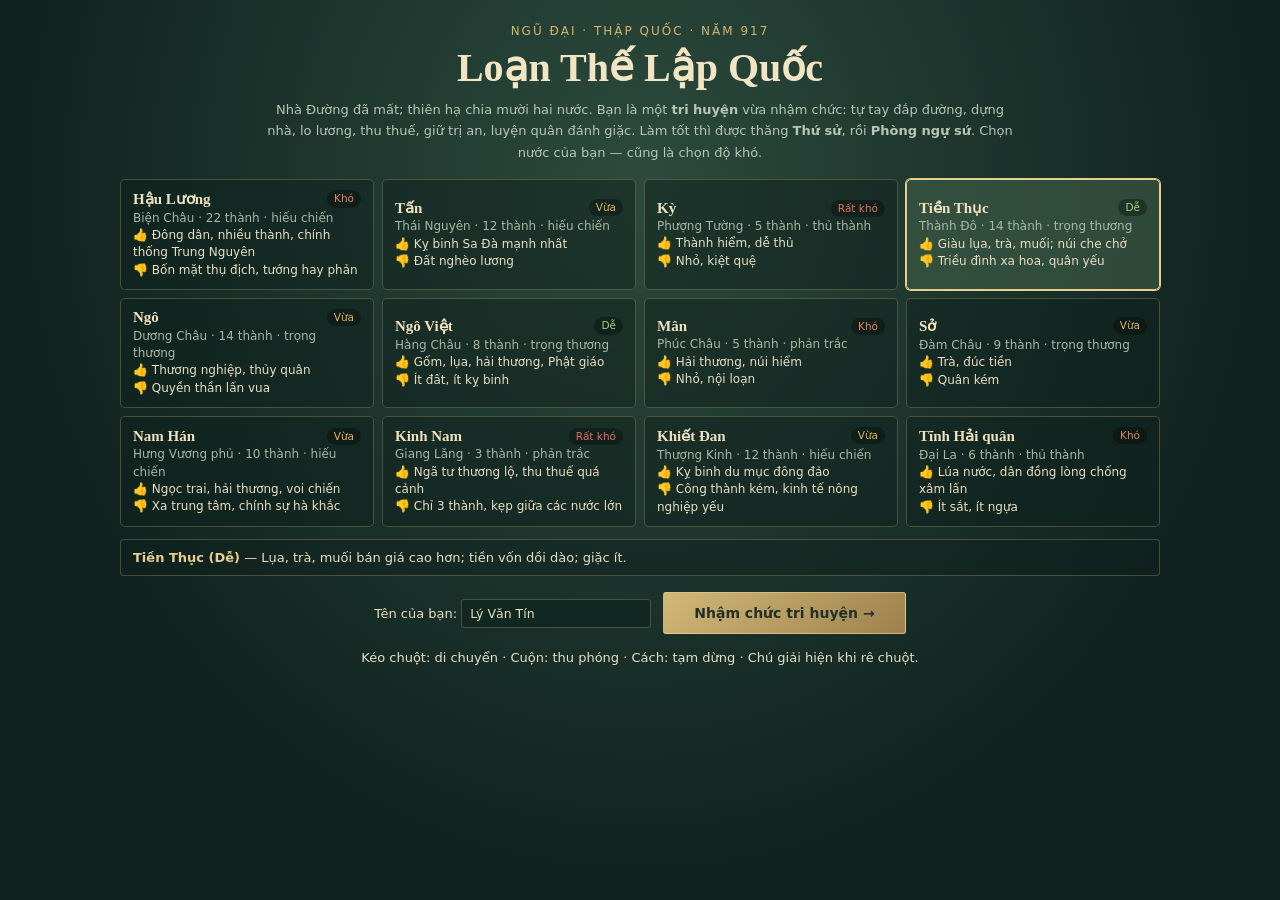
<file: game/index.html>
<!doctype html>
<html lang="vi"><head><meta charset="utf-8">
<meta name="viewport" content="width=device-width,initial-scale=1,maximum-scale=1,user-scalable=no">
<title>Loạn Thế Lập Quốc · Ngũ Đại Thập Quốc</title>
<link rel="stylesheet" href="style.css">
</head><body>
<canvas id="c"></canvas><div id="vig"></div>
<div id="hud">
  <div id="topbar" class="card">
    <div id="brand"><span class="seal">國</span><div><strong>Loạn Thế Lập Quốc</strong><small id="rankline">—</small></div></div>
    <div id="datebox" data-tip="Một tuần = 10 ngày, một tháng = 3 tuần, một năm = 36 tuần. Ở tốc độ x1, một tuần ≈ 20 giây."><div id="dateline">Năm 917</div><div id="seasonline">—</div></div>
    <div id="speedbox">
      <button id="b-pause" data-tip="Tạm dừng / tiếp tục (phím Cách)">⏸</button>
      <button class="spd" data-spd="1" data-tip="Tốc độ x1 (phím 1)">x1</button>
      <button class="spd" data-spd="2" data-tip="Tốc độ x2 (phím 2)">x2</button>
      <button class="spd" data-spd="4" data-tip="Tốc độ x4 (phím 3)">x4</button>
      <button id="b-step" data-tip="Qua ngay một tuần (dùng khi đang tạm dừng)">⏭ +1 tuần</button>
    </div>
    <div id="menubar">
      <button id="m-city" class="scr" data-tip="Thành trì: sổ sách, kho, công trình, biểu đồ (phím L)">🏯 Thành trì</button>
      <button id="m-world" class="scr" data-tip="Thiên hạ: bản đồ thành, các nước, ngoại giao, giao thương, chiến dịch, quân vụ (phím E)">🗺️ Thiên hạ</button>
      <button id="m-court" class="scr" data-tip="Triều đình: quan lộ, thế lực, phe phái, quan viên, thuế, bố cáo, thành tựu (phím T)">📜 Triều đình</button>
      <button id="m-army" class="legacy">⚔️ Quân vụ</button><button id="m-ledger" class="legacy">📒 Sổ sách</button><button id="m-trade" class="legacy">🏪 Giao thương</button><button id="m-off" class="legacy">👥 Quan viên</button>
      <button id="m-menu" data-tip="Lưu, tải, ván mới, hướng dẫn">☰</button>
    </div>
  </div>
  <div id="resbar"></div>
  <div id="left">
    <div id="goal" class="card"></div>
    <div id="stats" class="card"></div>
    <div id="alerts" class="card"></div>
  </div>
  <div id="right">
    <div id="atlas" class="card"><div class="atlas-head"><span>ĐỊA ĐỒ</span><span id="zoom-label">120%</span></div><canvas id="minimap" width="308" height="208" aria-label="Bản đồ nhỏ, bấm để di chuyển góc nhìn"></canvas></div>
    <div id="view-controls"><button id="zoom-in" data-tip="Phóng to (+)">+</button><button id="zoom-out" data-tip="Thu nhỏ (−)">−</button><button id="recenter" data-tip="Về phủ (phím H)">⌖</button><button id="grid-toggle" data-tip="Hiện lưới xây dựng (phím G)">▦</button></div>
    <div id="inspect" class="card" style="display:none"></div>
  </div>
  <div id="bar"><div id="tip" class="card"></div><div id="tabs"></div><div id="build" class="card"></div></div>
</div>
<div id="toast"></div>
<div id="tooltip"></div>
<div id="modal"><div class="card" id="mBox"></div></div>
<div id="start"></div>
<script src="js/data.js"></script>
<script src="js/city.js"></script>
<script src="js/chunks.js"></script>
<script src="js/economy.js"></script>
<script src="js/game.js"></script>
<script src="js/battle.js"></script>
<script src="js/politics.js"></script>
<script src="js/war.js"></script>
<script src="js/events.js"></script>
<script src="js/world.js"></script>
<script src="js/wcities.js"></script>
<script src="js/campaign.js"></script>
<script src="js/walk.js"></script>
<script src="js/trade.js"></script>
<script src="js/officials.js"></script>
<script src="js/automgmt.js"></script>
<script src="js/power.js"></script>
<script src="js/ai.js"></script>
<script src="js/engine.js"></script>
<script src="js/render-base.js"></script>
<script src="js/render-gfx.js"></script>
<script src="js/render-build.js"></script>
<script src="js/sprites.js"></script>
<script src="js/render.js"></script>
<script src="js/render-chunk.js"></script>
<script src="js/ui.js"></script>
<script src="js/ui-panels.js"></script>
<script src="js/ui-war.js"></script>
<script src="js/ui-replay.js"></script>
<script src="js/ui-trade.js"></script>
<script src="js/ui-off.js"></script>
<script src="js/ui-power.js"></script>
<script src="js/ui-ai.js"></script>
<script src="js/ui-hub.js"></script>
<script src="js/ui-charts.js"></script>
<script src="js/ui-cities.js"></script>
<script src="js/main.js"></script>
</body></html>
</file>
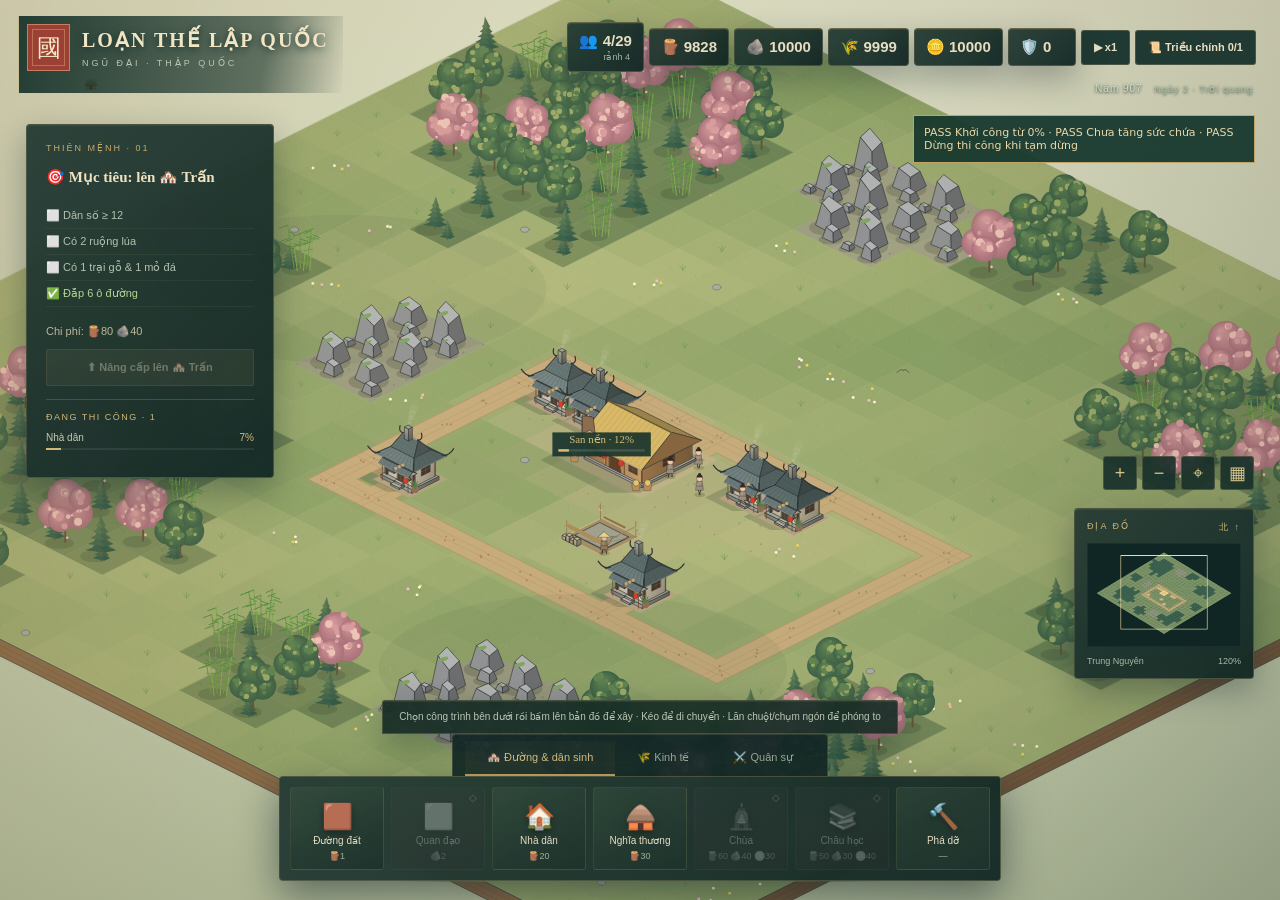
<file: demo-thanh-tri/tests/visual-check.html>
<!doctype html><html lang="vi"><meta charset="utf-8"><title>Kiểm tra thi công & giao thông</title><style>body{margin:0;background:#142c25}iframe{border:0;width:100vw;height:100vh;display:block}#result{position:fixed;z-index:100;right:25px;top:115px;background:#15362ded;color:#ead8a9;padding:10px;font:11px system-ui;max-width:320px;pointer-events:none;border:1px solid #c1a365}</style><iframe id="game" src="../index.html"></iframe><div id="result">Đang tạo cảnh kiểm tra…</div><script>
const frame=document.getElementById('game'),result=document.getElementById('result');
frame.onload=()=>{const w=frame.contentWindow,g=w.G;w.closeModal();g.w=g.s=g.g=g.f=10000;
  for(let y=8;y<=19;y++)for(let x=8;x<=20;x++){const q=g.map[y*26+x];if(!q.b)q.t='g'}
  const road=(x,y)=>{if(g.map[y*26+x].b)return;w.place('road',x,y);const b=g.map[y*26+x].b;b.building=false;b.progress=1;b.on=true};
  for(let x=9;x<=19;x++){road(x,11);road(x,17)}for(let y=12;y<17;y++){road(9,y);road(19,y)}
  for(const [x,y] of [[10,12],[11,12],[15,12],[16,12],[10,16],[16,16]]){w.place('house',x,y);const b=g.map[y*26+x].b;b.building=false;b.progress=1;b.born=-9}
  w.recalc();w.ui();const cap=g.cap;w.place('house',14,15);const site=g.map[15*26+14].b;
  const checks=[];const check=(ok,label)=>{checks.push((ok?'PASS':'FAIL')+' '+label);result.textContent=checks.join(' · ')};
  check(site.building&&site.progress===0,'Khởi công từ 0%');check(g.cap===cap,'Chưa tăng sức chứa');
  const initial=site.progress;g.speed=0;setTimeout(()=>{check(site.progress===initial,'Dừng thi công khi tạm dừng');g.speed=1;},350);
  setTimeout(()=>{check(site.progress>0&&site.progress<1,'Có giai đoạn thi công');check(g.cap===cap,'Không sử dụng nhà chưa xong')},5500);
  const deadline=Date.now()+60000,finish=setInterval(()=>{if(site.building&&Date.now()<deadline)return;clearInterval(finish);check(!site.building&&site.progress===1,'Thi công hoàn tất');check(g.cap===cap+4,'Tăng sức chứa sau hoàn tất');setTimeout(()=>check(w.document.getElementById('works').textContent==='','Xóa tiến độ hoàn tất'),500)},250);
};
</script></html>
</file>
<file: demo-thanh-tri/graphics.css>
:root{--ink:#e9dfc3;--muted:#a7b5a4;--gold:#c9aa68;--panel:#172c29f2;--line:#bba56c42}
body{background:#152a29;color:var(--ink);font-family:'Segoe UI',sans-serif}
.card{background:linear-gradient(135deg,#263d35f5,#142925f5);border:1px solid var(--line);border-radius:4px;box-shadow:0 12px 32px #071a2350,inset 0 1px #e9dbb312;backdrop-filter:blur(14px)}
#identity{position:fixed;top:16px;left:18px;pointer-events:none;display:flex;align-items:center;gap:12px;padding:8px 14px 22px 8px;background:linear-gradient(100deg,#18332bef,#18332b9c 75%,#18332b00);border-left:1px solid #ceb77b66}
.seal{display:grid;place-items:center;width:43px;height:47px;background:#9c4034;color:#f6e7c7;font:24px Georgia,serif;border:1px solid #e5b88988;box-shadow:inset 0 0 0 4px #9c4034,inset 0 0 0 5px #e5b88966}
#identity strong{font:600 20px Georgia,'Times New Roman',serif;letter-spacing:2px;display:block;color:#f2e5c4;text-shadow:0 2px 8px #102b29}
#identity small{display:block;letter-spacing:3px;font-size:9px;color:#b7c7b6;margin-top:6px}
#top{left:300px;right:24px;top:22px;gap:5px;justify-content:flex-end}
#era{position:fixed;left:84px;top:77px;font-size:11px;background:none;border:0;color:#c4d2bb;border-radius:0;font-weight:500;padding:0}
.res{min-width:68px;padding:9px 11px;font-size:15px;font-variant-numeric:tabular-nums;border-top-color:#c9aa6866}
.res small{display:block;color:var(--muted);font-size:9px;margin-top:2px;margin-left:24px;font-weight:400}
#top button,.btn{background:#203a33;color:var(--ink);border:1px solid var(--line);border-radius:3px;padding:10px 12px;font-size:11px}
#goal{left:26px!important;top:124px!important;width:248px;padding:18px 19px;font-size:12px}
#goal:before{content:'THIÊN MỆNH · 01';display:block;font-size:9px;letter-spacing:2px;color:var(--gold);margin-bottom:12px}
#goal h3{font-family:Georgia,'Times New Roman',serif;font-size:15px;line-height:1.6;color:#f0e2be;margin-bottom:14px}
#goal li{color:#b4c1b1;padding:6px 0;border-bottom:1px solid #cfbd7a12;font-size:11px}
#goal li.ok{color:#bcd193}#goal .cost{color:#bdb79b;padding:10px 0 5px;font-size:11px}
#up{background:linear-gradient(#b49a60,#8c7442);color:#172923;border:1px solid #e0c17b88;border-radius:2px;font-size:11px;padding:11px 5px}
#up:disabled{background:#b8a37516;border-color:#b8a37522;color:#adad9288}
#bar{bottom:19px;left:24px;right:24px;gap:0}
#tip{background:#142b24e6;border-radius:3px 3px 0 0;color:#bac6b2;font-size:10px;font-weight:400;padding:8px 16px;max-width:800px;line-height:1.6}
#tabs{gap:0;background:#162b27ed;padding:6px 12px 0;border:1px solid var(--line);border-bottom:0;border-radius:4px 4px 0 0}
.tab{background:transparent;border:0;border-bottom:2px solid transparent;border-radius:0;padding:10px 22px;color:#a7b7a5;font-size:11px;font-weight:500}
.tab.on{color:#e7cc8c;background:#c7a9640c;border-bottom-color:var(--gold)}
#build{padding:10px;gap:7px;border-radius:4px;box-shadow:0 14px 40px #071a2380}
.b{position:relative;min-width:94px;padding:10px 9px 8px;background:linear-gradient(155deg,#45604b55,#1e332c);color:#e4ddc2;border:1px solid #bba56c26;border-radius:3px;font-size:10px;font-weight:500;transition:background .18s,border-color .18s,transform .18s}
.b:hover{border-color:#d6ba77aa;background:#54684c66;transform:translateY(-3px)}
.b .ic{font-size:25px;line-height:1.5;filter:drop-shadow(0 3px 3px #0005)}.b .co{color:#a2b098;font-size:9px;margin-top:5px;font-weight:400}
.b.on{background:linear-gradient(145deg,#82704080,#4b4b2f);border-color:#d8b971;box-shadow:inset 0 0 18px #dfc68614}.b.no{opacity:.6}.b.lock{opacity:.32}
.b.lock:after{content:'◇';position:absolute;right:7px;top:4px;color:#c1c6b7}
#atlas{position:fixed;right:26px;bottom:221px;width:180px;padding:12px;pointer-events:auto}
.atlas-head{display:flex;justify-content:space-between;font-size:9px;letter-spacing:2px;color:#ccb576;margin-bottom:9px}
#minimap{display:block;width:154px;height:104px;cursor:crosshair;background:#0f2624;border:1px solid #ffffff0c;touch-action:none}
#map-meta{font-size:9px;color:#a8b9a5;margin-top:9px;display:flex;justify-content:space-between}
#view-controls{position:fixed;right:26px;bottom:410px;display:flex;gap:5px}
#view-controls button{width:34px;height:34px;background:#1a302bea;color:#d7c38b;border:1px solid var(--line);border-radius:3px;font-size:18px;cursor:pointer}
#view-controls button:hover{background:#45604b}#view-controls button.active{color:#fff0ba;border-color:#d7c38b}
#chronicle{position:fixed;right:27px;top:83px;text-align:right;font-size:10px;letter-spacing:1px;color:#d0d9c3;text-shadow:0 1px 3px #162d25}
#chronicle span{color:#abc0a5;margin-left:8px;font-size:9px}
#modal{background:#071b1a99;backdrop-filter:blur(8px)}
#modal .card{border:1px solid #cdb57c80;border-radius:5px;box-shadow:0 30px 100px #0008,inset 0 0 0 6px #e0c98906;padding:32px;max-width:480px}
#modal h2{font:600 28px Georgia,'Times New Roman',serif;color:#efdfb6;letter-spacing:1px}#modal p{color:#afbdac;line-height:1.9;font-size:12px}
#modal .go{background:linear-gradient(135deg,#d1b778,#9e824d);border:1px solid #f3d79b88;color:#203027;border-radius:2px;padding:13px 30px;font-size:12px;letter-spacing:1px}
#modal input{background:#112822;color:#efdfb6;border:1px solid var(--line)}
#mBox h4{color:#d8bc7c;border-color:var(--line)}#mBox .hint,.cl small{color:#aab8a8}.of{background:#243b31;border-color:var(--line)}.of small{color:#b1bea9}.of.on{background:#37543d}.of button{background:#9b824e;color:#f4ebd5}
.intro-kicker{display:block;color:#c6ac70;letter-spacing:4px;font-size:9px;margin:0 0 16px}.intro-art{width:80px;height:80px;display:block;margin:10px auto 20px}.intro-rule{width:52px;height:1px;background:#c7aa6d;margin:20px auto}.intro-help{display:flex;justify-content:center;gap:16px;margin-top:20px;color:#93a78f;font-size:9px}
.t{background:#1c332ef2;border:1px solid var(--line);border-radius:3px;color:#e8e0c4;font-size:12px}
button:focus-visible,.b:focus-visible{outline:2px solid #edcf88;outline-offset:3px}
#works:empty{display:none}#works{border-top:1px solid var(--line);margin-top:13px;padding-top:12px}.works-title{font-size:9px;letter-spacing:1.5px;color:#d1b778;margin-bottom:10px}.work-line{display:flex;justify-content:space-between;color:#c4cbb2;font-size:10px;margin-bottom:5px}.work-line b{color:#d9bc79;font-weight:500}.work-track{height:2px;background:#ffffff12;margin-bottom:9px}.work-track i{display:block;height:100%;background:#d1b778;transition:width .2s}
.town-preview{display:block;margin:13px auto 0;background:transparent;color:#cab885;border:0;border-bottom:1px solid #c6ae7544;padding:7px 1px;font:11px 'Segoe UI',sans-serif;cursor:pointer}.town-preview:hover{color:#ffdfa2}
@media(max-width:1050px){#identity{top:18px;left:18px}#identity strong{font-size:16px}#top{left:260px;right:16px;top:18px}.res{min-width:51px;padding:8px;font-size:12px}#top button{padding:9px 8px;font-size:10px}#goal{left:18px!important;width:220px}#atlas{right:18px;width:152px}#minimap{width:126px}#view-controls{right:18px}.b{min-width:85px}#chronicle{top:98px;right:18px}}
@media(max-width:700px){#identity{top:12px;left:12px}.seal{width:30px;height:35px;font-size:19px}#identity strong{font-size:14px}#identity small{font-size:7px;letter-spacing:2px}#era{left:54px;top:61px;font-size:9px}#top{left:12px;right:12px;top:84px;justify-content:flex-start;gap:4px}.res{padding:6px 7px;font-size:11px;min-width:40px}.res small{display:none}#top button{padding:7px;font-size:9px}#goal{top:158px!important;left:12px!important;width:188px;padding:12px}#goal:before{font-size:8px;margin-bottom:6px}#goal h3{font-size:12px;margin-bottom:7px}#goal li{font-size:10px;padding:4px 0}#chronicle{top:22px;right:12px;font-size:9px}#chronicle span{display:block;margin-top:6px}#atlas{display:none}#view-controls{right:12px;bottom:213px;flex-direction:column}#view-controls button{width:30px;height:30px}#bar{left:10px;right:10px;bottom:10px}#tip{font-size:9px;padding:6px 9px;max-width:100%}.tab{padding:8px 12px;font-size:10px}.b{min-width:76px;padding:7px 5px;font-size:9px}.b .ic{font-size:23px}#build{padding:7px;gap:5px}#modal .card{padding:25px}#modal h2{font-size:25px}}
</file>
<file: game/style.css>
/* Loạn Thế Lập Quốc — giao diện (phong cách demo: xanh rêu đậm, viền vàng nhạt).
   Phông chữ có đủ dấu tiếng Việt: Segoe UI / Cambria / Times New Roman. Không dùng Georgia + letter-spacing. */
*{box-sizing:border-box}
:root{--ink:#e9dfc3;--muted:#a9b8a6;--gold:#d4b46e;--gold2:#e8cf8f;--panel:#172c29;--line:#bba56c55;--bad:#e0705f;--good:#9ccf7a;--warn:#e3b659;--serif:'Cambria','Times New Roman',serif;--sans:'Segoe UI',system-ui,Roboto,Arial,sans-serif}
html,body{margin:0;height:100%;overflow:hidden;background:#152a29;color:var(--ink);font-family:var(--sans);font-size:13px;-webkit-user-select:none;user-select:none}
canvas#c{display:block;width:100vw;height:100vh;touch-action:none;cursor:grab;background:linear-gradient(#dfe1c8,#b7c2a0)}
#vig{position:fixed;inset:0;pointer-events:none;background:radial-gradient(ellipse at 50% 50%,rgba(60,45,20,0) 45%,rgba(60,45,20,.24) 100%)}
button{font-family:inherit;color:var(--ink);cursor:pointer}
button:focus-visible,.b:focus-visible,select:focus-visible,input:focus-visible{outline:2px solid #edcf88;outline-offset:2px}
.card{background:linear-gradient(135deg,#263d35f5,#142925f5);border:1px solid var(--line);border-radius:7px;box-shadow:0 8px 22px #071a2340,inset 0 1px #e9dbb31c}
.gfx-actions{display:flex;flex-wrap:wrap;gap:8px;margin-top:10px}
#hud{position:fixed;inset:0;pointer-events:none}
#hud>*{pointer-events:none}
#topbar,#resbar,#left>*,#right>*,#bar>*{pointer-events:auto}
/* thanh trên */
#topbar{position:absolute;left:10px;right:10px;top:8px;height:50px;display:flex;align-items:center;gap:10px;padding:0 10px}
#brand{display:flex;align-items:center;gap:9px;min-width:215px}
.seal{display:grid;place-items:center;width:34px;height:38px;background:#9c4034;color:#f6e7c7;font:20px var(--serif);border:1px solid #e5b88988;box-shadow:inset 0 0 0 3px #9c4034,inset 0 0 0 4px #e5b88966}
#brand strong{display:block;font:700 17px var(--serif);color:#f2e5c4;white-space:nowrap}
#brand small{display:block;font-size:11px;color:#b7c7b6;margin-top:1px;white-space:nowrap}
#datebox{min-width:152px;text-align:center;border-left:1px solid var(--line);border-right:1px solid var(--line);padding:0 10px;cursor:help}
#dateline{font:600 14px var(--serif);color:var(--gold2)}#seasonline{font-size:11px;color:var(--muted)}
#speedbox{display:flex;gap:4px}
#speedbox button,#menubar button{background:#203a33;border:1px solid var(--line);border-radius:3px;padding:7px 10px;font-size:12px;font-weight:600}
#speedbox button.on{background:#7a6a3c;border-color:var(--gold2);color:#fff6d8}
#speedbox button:hover,#menubar button:hover{background:#2f4d42}
#menubar{margin-left:auto;display:flex;gap:5px}
#resbar{position:absolute;left:10px;top:64px;display:flex;gap:5px;flex-wrap:wrap;max-width:calc(100vw - 320px)}
.chip{display:flex;align-items:center;gap:5px;padding:4px 9px;background:linear-gradient(135deg,#243b34f2,#142925f2);border:1px solid var(--line);border-radius:4px;font-size:13px;font-weight:600;font-variant-numeric:tabular-nums;cursor:help;white-space:nowrap}
.chip small{color:var(--muted);font-weight:400;font-size:11px}
.chip.neg b{color:var(--bad)}.chip.warn b{color:var(--warn)}
.chip .d{font-size:10px;font-weight:600;margin-left:1px}.d.up{color:var(--good)}.d.dn{color:var(--bad)}
/* cột trái */
#left{position:absolute;left:10px;top:100px;width:252px;display:flex;flex-direction:column;gap:8px;max-height:calc(100vh - 108px);overflow-y:auto;overflow-x:hidden;padding-right:2px}
#left::-webkit-scrollbar{width:5px}#left::-webkit-scrollbar-thumb{background:#c9aa6866;border-radius:3px}
#goal,#stats,#alerts{padding:10px 12px;font-size:12px}
.kick{font-size:10px;letter-spacing:1px;color:var(--gold);margin-bottom:5px;text-transform:uppercase}
#goal h3{font:700 14px var(--serif);margin:0 0 6px;color:#f0e2be;line-height:1.35}
#goal ul{list-style:none;margin:0 0 4px;padding:0}
#goal li{padding:3px 0;border-bottom:1px solid #cfbd7a14;color:#b7c4b3;font-size:11.5px;line-height:1.35}
#goal li.ok{color:var(--good)}
#goal .tutor{margin-top:7px;padding-top:6px;border-top:1px solid var(--line)}
#goal .btn{margin-top:6px;width:100%}
.srow{display:grid;grid-template-columns:20px 74px 1fr 30px;gap:4px;align-items:center;padding:2px 0;font-size:11.5px;cursor:help}
.srow .bar{height:7px;background:#00000040;border-radius:4px;overflow:hidden;position:relative}
.srow .bar i{display:block;height:100%;border-radius:4px;background:var(--good)}
.srow .bar i.mid{background:var(--warn)}.srow .bar i.low{background:var(--bad)}
.srow b{text-align:right;font-variant-numeric:tabular-nums}
.alert{display:flex;gap:6px;padding:3px 0;font-size:11.5px;line-height:1.35;color:#d7ceb0}
.alert.l2{color:#ff9d8c}.alert.l1{color:#efce7e}.alert.l0{color:#b9c6b4}
.alert.ok{color:var(--good)}
/* cột phải */
#right{position:absolute;right:10px;top:100px;width:188px;display:flex;flex-direction:column;gap:6px;align-items:flex-end}
#atlas{width:188px;padding:8px}
.atlas-head{display:flex;justify-content:space-between;font-size:10px;letter-spacing:1px;color:var(--gold);margin-bottom:5px}
#minimap{display:block;width:170px;height:115px;cursor:crosshair;background:#0f2624;border:1px solid #ffffff0c;touch-action:none}
#view-controls{display:flex;gap:4px}
#view-controls button{width:32px;height:32px;background:#1a302bea;border:1px solid var(--line);border-radius:3px;font-size:16px;color:#d7c38b}
#view-controls button:hover{background:#45604b}#view-controls button.active{color:#fff0ba;border-color:#d7c38b}
#inspect{width:230px;padding:10px 12px;font-size:12px;max-height:calc(100vh - 100px - 260px - 160px);overflow-y:auto}
#inspect h4{margin:0 0 4px;font:700 14px var(--serif);color:#f0e2be}
#inspect .row{display:flex;justify-content:space-between;gap:6px;padding:2px 0;border-bottom:1px solid #cfbd7a12;font-size:11.5px}
#inspect .row span:first-child{color:var(--muted)}
#inspect .acts{display:flex;gap:4px;flex-wrap:wrap;margin-top:7px}
/* thanh dưới */
#bar{position:absolute;left:272px;right:208px;bottom:8px;display:flex;flex-direction:column;align-items:center;gap:0}
#tip{padding:5px 14px;font-size:11.5px;color:#c4d0bd;max-width:100%;text-align:center;line-height:1.4;border-radius:4px 4px 0 0;min-height:27px}
#tabs{display:flex;gap:0;background:#162b27f0;padding:3px 10px 0;border:1px solid var(--line);border-bottom:0;border-radius:4px 4px 0 0}
.tab{background:transparent;border:0;border-bottom:2px solid transparent;border-radius:0;padding:7px 14px;color:#aab9a8;font-size:12px;font-weight:600}
.tab.on{color:#f0d894;background:#c7a9640f;border-bottom-color:var(--gold)}
#build{display:flex;gap:6px;padding:7px;overflow-x:auto;max-width:100%;border-radius:4px}
#build::-webkit-scrollbar{height:5px}#build::-webkit-scrollbar-thumb{background:#c9aa6866}
.b{position:relative;flex:0 0 auto;min-width:88px;padding:6px 8px 5px;background:linear-gradient(155deg,#45604b55,#1e332c);border:1px solid #bba56c26;border-radius:3px;font-size:11px;font-weight:600;text-align:center;transition:background .15s,border-color .15s,transform .15s}
.b:hover{border-color:#d6ba77aa;background:#54684c66;transform:translateY(-2px)}
.b .ic{display:block;font-size:22px;line-height:1.3}.b .co{display:block;color:#a9b79d;font-size:10px;margin-top:2px;font-weight:400;white-space:nowrap}
.b.on{background:linear-gradient(145deg,#82704080,#4b4b2f);border-color:#d8b971}.b.no{opacity:.62}.b.lock{opacity:.35}
.b.lock:after{content:'🔒';position:absolute;right:4px;top:2px;font-size:10px}
/* thông báo, chú giải */
#toast{position:fixed;left:50%;top:104px;transform:translateX(-50%);display:flex;flex-direction:column;gap:6px;align-items:center;pointer-events:none;z-index:30}
.t{padding:8px 14px;background:#1c332ef5;border:1px solid var(--line);border-radius:4px;color:#e8e0c4;font-size:12.5px;max-width:560px;text-align:center;animation:fade 4.2s forwards}
.t.bad{border-color:#b9574a;background:#4a221fee}.t.good{border-color:#6ea35a;background:#223d27ee}
@keyframes fade{0%{opacity:0;transform:translateY(-6px)}8%{opacity:1;transform:none}86%{opacity:1}100%{opacity:0}}
#tooltip{position:fixed;display:none;z-index:60;max-width:300px;padding:8px 11px;background:#101f1cf8;border:1px solid #c6b078aa;border-radius:4px;font-size:11.5px;line-height:1.5;color:#e4dcc0;pointer-events:none;box-shadow:0 8px 24px #0008;white-space:normal}
#tooltip b{color:var(--gold2)}#tooltip .tl{display:flex;justify-content:space-between;gap:12px}
/* cửa sổ */
#modal{position:fixed;inset:0;background:#071b1a99;backdrop-filter:blur(5px);display:none;align-items:center;justify-content:center;z-index:40;padding:14px}
#mBox{width:100%;max-width:520px;max-height:calc(100vh - 28px);overflow:auto;padding:20px 24px;border-color:#cdb57c80;box-shadow:0 30px 100px #000a,inset 0 0 0 5px #e0c98908}
#mBox.wide{max-width:1000px}#mBox.wide.xw{max-width:1220px}
.zmap{border:1px solid var(--line);border-radius:5px;overflow:hidden;background:radial-gradient(ellipse at 50% 40%,#2f4d40,#16302a)}.zmap .mapsvg{border:0;border-radius:0}.zbtns{position:absolute;right:8px;top:8px;display:flex;flex-direction:column;gap:4px}.zbtns .btn2{width:34px;height:34px;padding:0;font-size:17px}.zhint{position:absolute;left:8px;bottom:6px;font-size:10.5px;color:#cfd9c8;background:#0f201dcc;padding:2px 8px;border-radius:3px;pointer-events:none}#mBox.mid{max-width:700px}
#mBox::-webkit-scrollbar{width:7px}#mBox::-webkit-scrollbar-thumb{background:#c9aa6877;border-radius:4px}
#mBox h2{font:700 24px var(--serif);color:#efdfb6;margin:0 0 6px}
#mBox h3{font:700 16px var(--serif);color:#e8cf8f;margin:14px 0 6px;padding-bottom:4px;border-bottom:1px solid var(--line)}
#mBox p{color:#b9c6b5;line-height:1.65;font-size:13px;margin:6px 0 10px}
#mBox .hint{font-size:11.5px;color:var(--muted);line-height:1.5}
#mBox .head{display:flex;justify-content:space-between;align-items:flex-start;gap:12px}
#mBox .x{background:none;border:1px solid var(--line);border-radius:3px;width:30px;height:30px;font-size:16px;flex:0 0 auto}
.ptabs{display:flex;gap:2px;border-bottom:1px solid var(--line);margin:8px 0 12px;flex-wrap:wrap}
.ptab{background:none;border:0;border-bottom:2px solid transparent;padding:8px 16px;font-size:13px;font-weight:600;color:#aab9a8}
.ptab.on{color:#f0d894;border-bottom-color:var(--gold);background:#c7a9640f}
.btn{background:linear-gradient(135deg,#d1b778,#9e824d);border:1px solid #f3d79b88;color:#203027;border-radius:3px;padding:8px 16px;font-size:12.5px;font-weight:700}
.btn:hover{filter:brightness(1.08)}.btn:disabled,.btn.dis{filter:grayscale(1) brightness(.6);cursor:not-allowed}
.btn2{background:#203a33;border:1px solid var(--line);border-radius:3px;padding:6px 11px;font-size:12px;font-weight:600}
.btn2:hover{background:#2f4d42}.btn2.on{background:#6b5d34;border-color:var(--gold2);color:#fff6d8}.btn2:disabled,.btn2.dis{opacity:.4;cursor:not-allowed}
.btn.sm{padding:5px 10px;font-size:11.5px}
.btn-red{background:linear-gradient(135deg,#c75a49,#8a342a);border-color:#f0a193aa;color:#fff4e8}
.grid2{display:grid;grid-template-columns:1fr 1fr;gap:14px}.grid3{display:grid;grid-template-columns:1fr 1fr 1fr;gap:12px}
.box{border:1px solid var(--line);border-radius:4px;padding:10px 12px;background:#0f201d66}
table.t2{width:100%;border-collapse:collapse;font-size:12px}
table.t2 th{font-weight:600;color:var(--gold);text-align:left;padding:5px 6px;border-bottom:1px solid var(--line);font-size:11px}
table.t2 td{padding:5px 6px;border-bottom:1px solid #cfbd7a14;vertical-align:middle}
table.t2 tr:hover td{background:#ffffff07}
table.t2 td.r,table.t2 th.r{text-align:right;font-variant-numeric:tabular-nums}
.pos{color:var(--good)}.neg{color:var(--bad)}.warnc{color:var(--warn)}.mut{color:var(--muted)}.gold{color:var(--gold2)}
.bar2{height:8px;background:#00000050;border-radius:4px;overflow:hidden;min-width:60px}.bar2 i{display:block;height:100%;background:var(--gold);border-radius:4px}
.bar2.g i{background:var(--good)}.bar2.r i{background:var(--bad)}.bar2.y i{background:var(--warn)}
.opt{display:block;width:100%;text-align:left;margin:7px 0;padding:10px 13px;background:linear-gradient(135deg,#2c4a3d99,#1a2f28);border:1px solid var(--line);border-radius:4px;font-size:13px}
.opt:hover:not(:disabled){border-color:var(--gold2);background:linear-gradient(135deg,#3a5c4bcc,#223a31)}
.opt b{display:block;color:#f0e2be;font-size:13.5px;margin-bottom:2px}.opt small{display:block;color:#b3c0ae;font-size:11.5px;line-height:1.45}.opt:disabled{opacity:.45;cursor:not-allowed}
.opt .err{color:var(--bad);font-size:11px}
.radio{display:flex;gap:5px;flex-wrap:wrap}
.radio .btn2{flex:1 1 90px;text-align:center;padding:7px 6px}
.tag{display:inline-block;padding:1px 7px;border-radius:9px;background:#00000040;font-size:10.5px;color:var(--muted);margin-left:4px}
.tag.g{color:var(--good)}.tag.r{color:var(--bad)}.tag.y{color:var(--warn)}
.flowrow{display:flex;justify-content:space-between;padding:3px 0;border-bottom:1px solid #cfbd7a12;font-size:12px}
.sel,.inp{background:#112822;color:var(--ink);border:1px solid var(--line);border-radius:3px;padding:6px 8px;font-size:12.5px;font-family:inherit}
.score5{display:grid;grid-template-columns:130px 1fr 44px;gap:8px;align-items:center;margin:6px 0;font-size:12.5px}
.bigscore{font:700 54px var(--serif);color:var(--gold2);line-height:1}
/* bày trận */
.lineup{display:grid;grid-template-columns:70px repeat(3,1fr);gap:5px;align-items:stretch}
.lineup .lab{font-size:10.5px;color:var(--muted);display:flex;align-items:center;justify-content:center;text-align:center}
.slot{border:1px dashed #bba56c70;border-radius:4px;padding:5px;min-height:62px;background:#0f201d80;font-size:11px}
.slot.has{border-style:solid;background:#2c4a3d77}.slot select{width:100%;margin-top:2px;font-size:11px;padding:3px}
.slot .u{font-weight:700;font-size:11.5px}
.slot.center{border-color:#e0c068}
.sidebox{border:1px solid var(--line);border-radius:4px;padding:8px 10px;background:#0f201d66;font-size:12px}
.report .hiep{border:1px solid #bba56c33;border-radius:4px;margin:6px 0}
.report .hiep>summary{padding:6px 10px;cursor:pointer;font-size:12.5px;background:#ffffff08}
.report .ln{font-size:11.5px;padding:3px 10px;border-top:1px solid #cfbd7a10;line-height:1.5}
.report .ln.A{color:#b4e08e}.report .ln.B{color:#f0a89a}.report .ln.ev{color:#efce7e;font-style:italic}
.nation{border:1px solid var(--line);border-radius:5px;padding:10px 12px;background:#0f201d80;text-align:left;font-size:12px;line-height:1.45}
.nation:hover{border-color:var(--gold2)}.nation.on{border-color:var(--gold2);background:#3d5a45aa;box-shadow:0 0 0 1px var(--gold2)}
.nation b{font:700 15px var(--serif);color:#f0e2be}.nation .df{float:right;font-size:10.5px;padding:1px 7px;border-radius:9px;background:#00000050}
.df[data-d="Dễ"]{color:#9ccf7a}.df[data-d="Vừa"]{color:#e3b659}.df[data-d="Khó"]{color:#e0865f}.df[data-d="Rất khó"]{color:#e0705f}
/* màn mở đầu */
#start{position:fixed;inset:0;z-index:50;background:radial-gradient(ellipse at 50% 20%,#2c4a3d 0%,#0f221f 70%);display:none;overflow:auto;padding:24px 20px}
#start .inner{max-width:1040px;margin:0 auto}
#start h1{font:700 40px var(--serif);color:#f2e5c4;margin:6px 0 0;text-align:center}
#start .sub{text-align:center;color:var(--gold);font-size:12px;letter-spacing:2px;margin-bottom:6px}
#start .lead{text-align:center;color:#b9c6b5;max-width:760px;margin:8px auto 16px;line-height:1.65}
#start .ngrid{display:grid;grid-template-columns:repeat(4,1fr);gap:8px}
.mapsvg{width:100%;background:radial-gradient(ellipse at 50% 40%,#2f4d40,#16302a);border:1px solid var(--line);border-radius:5px}
@media(max-width:1100px){#brand strong{font-size:15px}#brand{min-width:190px}#datebox{min-width:130px}#start .ngrid{grid-template-columns:repeat(3,1fr)}}
@media(max-width:900px){#resbar{max-width:calc(100vw - 20px)}#right{display:none}#bar{left:10px;right:10px}#start .ngrid{grid-template-columns:repeat(2,1fr)}.grid2,.grid3{grid-template-columns:1fr}#menubar button{padding:7px 6px;font-size:11px}#speedbox button{padding:6px 7px}}
@media(max-height:700px){.b{padding:4px 7px}.b .ic{font-size:19px}}

/* phát lại trận đánh */
.rpph{font:700 13px var(--serif);color:#efce7e;border:1px solid var(--line);border-radius:3px;padding:4px 10px;white-space:nowrap}
.rpnames{display:flex;justify-content:space-between;align-items:flex-end;gap:10px;margin:10px 0 4px;font-size:12.5px}.rpnames .ta{color:#f0cf7a;text-align:left}.rpnames .td{color:#f0a89a;text-align:right}.rpnames b{font-size:14px;display:block}.rpnames span{color:#c4d0bd;font-size:11.5px}.rpmid{font:700 15px var(--serif);color:#efdfb6;white-space:nowrap}
.rpbar{position:relative;height:34px;border-radius:5px;overflow:hidden;background:linear-gradient(#c24a3f,#8f2f28);border:1px solid #0008;box-shadow:inset 0 2px 6px #0006}.rpbar .a{position:absolute;left:0;top:0;bottom:0;background:linear-gradient(#e6b84f,#b98626)}.rpbar .mk{position:absolute;top:-2px;bottom:-2px;width:4px;margin-left:-2px;background:#fff;box-shadow:0 0 8px #fff,0 0 2px #000}.rpbar .pct{position:absolute;top:0;bottom:0;display:flex;align-items:center;font:700 14px var(--serif);color:#1b1408;padding:0 10px}.rpbar .pct.l{left:0}.rpbar .pct.r{right:0;color:#fff3ee}
.rpbar .banner{position:absolute;inset:0;display:none;align-items:center;justify-content:center;font:800 20px var(--serif);letter-spacing:1px;background:#000a;color:#fff}.rpbar .banner.on{display:flex}.rpbar .banner.w{color:#ffe08a}.rpbar .banner.l{color:#ff9d90}
.rpwings{display:grid;grid-template-columns:repeat(3,1fr);gap:10px;margin:8px 0}.rpw{font-size:11px;color:#c4d0bd}.rpw .rpb{height:9px;border-radius:4px;background:#a8392f;overflow:hidden;margin-top:2px}.rpw .rpb i{display:block;height:100%;background:#d9a441}.rpw.none .rpb{background:#3a4640}.rpw.none .rpb i{background:#3a4640}
.rpmain{display:grid;grid-template-columns:auto 1fr auto;gap:12px;align-items:start}.rpgrid{display:grid;grid-template-columns:repeat(3,34px);gap:3px}.rpgrid i{height:34px;border-radius:4px;display:flex;align-items:center;justify-content:center;font-style:normal;font-size:16px}.rpgrid i.ua{background:#7a5a1c;border:1px solid #e6b84f}.rpgrid i.ub{background:#6b2620;border:1px solid #d9645a}.rpgrid i.br{background:#444;border:1px solid #777;color:#bbb;font-size:13px}.rpgrid i.em{background:#ffffff08;border:1px dashed #ffffff22}.rpc{text-align:center;margin-bottom:3px}
.rpfeed{height:150px;overflow:auto;border:1px solid var(--line);border-radius:4px;padding:4px 8px;background:#0003;font-size:11.5px;line-height:1.5}.rpfeed .rph{color:#efdfb6;font-weight:700;margin-top:4px;border-bottom:1px solid #ffffff14}.rpfeed .rpe.A{color:#f0cf7a}.rpfeed .rpe.B{color:#f0a89a}
.rpctl{display:flex;gap:8px;align-items:center;flex-wrap:wrap;margin-top:12px}.rpctl .on{outline:2px solid #efce7e}

/* liên kết trong bảng: đọc được trên nền tối */
#mBox a,#mBox a:visited{color:#f2d58a;text-decoration:underline;text-decoration-color:#f2d58a66}#mBox a:hover{color:#fff3c8}
#ask{position:fixed;inset:0;z-index:60;background:#0009;display:none;align-items:center;justify-content:center}.askbox{max-width:420px;padding:18px}.askbox p{margin:0 0 14px;line-height:1.5}.askbtn{display:flex;gap:10px;justify-content:flex-end}.askbtn button{min-height:40px;min-width:90px}
/* giai đoạn 5: ba màn hình */
#menubar{gap:6px}#menubar .legacy{display:none}
#menubar .scr{font-size:14px;padding:9px 16px;font-weight:700;background:#2a4a3d;border-color:#c9aa68aa;min-height:40px}#menubar .scr:hover{background:#3a6150}#menubar .scr.cur{background:#7a5f26;border-color:#f0d894;color:#fff3c8}
.hubrow{display:flex;gap:4px;flex-wrap:wrap;margin:8px 0 2px}.hubchip{background:#1c3a32;border:1px solid var(--line);border-radius:14px;padding:6px 12px;font-size:12.5px;font-weight:600;color:#c4d3c1;min-height:32px}.hubchip:hover{background:#2c5043}.hubchip.on{background:#7a5f26;border-color:#f0d894;color:#fff3c8}
.sumline{font-size:12.5px;color:#d9cd9a;background:#0003;border-left:3px solid var(--gold);padding:5px 10px;margin:6px 0 4px;border-radius:2px}
.foldh{cursor:pointer;user-select:none}.foldh::before{content:'▸ ';color:#c9aa68}.foldh[data-open="1"]::before{content:'▾ '}
#left-toggle{align-self:flex-start;pointer-events:auto;min-height:30px}
#left.min #goal,#left.min #stats{display:none}#left.min #alerts .alert:nth-child(n+3){display:none}
.hintline{position:relative}.hintline .x2{margin-left:auto;background:none;border:0;color:#aab;font-size:14px;min-width:28px;min-height:28px}
.legend{display:flex;gap:12px;flex-wrap:wrap;font-size:12px;color:#c4d3c1;margin:6px 0}.legend .lg{display:inline-flex;align-items:center;gap:5px}.legend i{width:14px;height:14px;border-radius:3px;display:inline-block}
#view-controls .sel{height:32px;max-width:120px;font-size:12px}#layer-legend{margin:4px 0}.chartsvg{background:#0003;border-radius:4px}
/* giai đoạn 5: điện thoại (≤ 700px) và cảm ứng */
@media(pointer:coarse),(max-width:700px){.btn,.btn2,.hubchip,.ptab,#speedbox button,#view-controls button,#mBox .x,.askbtn button,#left-toggle{min-height:40px}#mBox .x{width:40px;height:40px}#view-controls button{width:40px;height:40px}#mBox select.sel,#mBox input.inp{min-height:38px;font-size:14px}}
@media(max-width:700px){
  html,body{overflow-x:hidden}
  #topbar{left:6px;right:6px;top:6px;height:auto;flex-wrap:wrap;gap:6px;padding:6px}
  #brand{min-width:0;flex:1 1 90px;gap:6px}#brand strong{font-size:13px}#brand small{font-size:10px;white-space:normal}#brand .seal{flex:0 0 auto}#seasonline{display:none}
  #datebox{min-width:0;flex:0 0 auto;padding:0 6px;border:0}#dateline{font-size:12px}
  #speedbox{display:flex;gap:3px}#speedbox button{padding:4px 8px;min-width:40px}#b-step{display:none}
  #menubar{order:5;flex:1 0 100%;margin:0;display:flex;gap:4px}#menubar .scr{flex:1;padding:6px 4px;font-size:13px;min-height:44px}#menubar #m-menu{flex:0 0 44px}
  #resbar{left:6px;right:6px;top:auto;max-width:none;flex-wrap:nowrap;overflow-x:auto;position:absolute;top:calc(var(--tb,100px) + 12px)}
  #resbar>*{flex:0 0 auto}
  #left{left:6px;top:calc(var(--tb,100px) + 54px);width:min(236px,70vw);max-height:42vh}
  #left.min #alerts{display:none}
  #right{display:flex;right:6px;top:auto;bottom:150px;width:auto}#atlas,#inspect{display:none}#view-controls{flex-direction:column;align-items:flex-end}#layer-legend{flex-direction:column;gap:2px;background:#142925cc;padding:4px 6px;border-radius:4px}
  #bar{left:4px;right:4px;bottom:4px}#tip{font-size:10.5px;padding:3px 8px;min-height:0}#tabs{max-width:100%;overflow-x:auto;padding:3px 4px 0}#tabs>*{flex:0 0 auto}#build{max-width:100%;overflow-x:auto;-webkit-overflow-scrolling:touch}#build>*{flex:0 0 auto}
  #modal{padding:0;align-items:stretch}#mBox{max-width:none!important;width:100%;max-height:none;height:100%;border-radius:0;padding:12px 12px 24px;-webkit-overflow-scrolling:touch}
  #mBox h2{font-size:19px}.hubrow{flex-wrap:nowrap;overflow-x:auto;-webkit-overflow-scrolling:touch;padding-bottom:4px}.hubchip{flex:0 0 auto}.ptabs{flex-wrap:nowrap;overflow-x:auto}.ptab{padding:8px 12px;flex:0 0 auto}
  #mBox table{display:block;overflow-x:auto;max-width:100%}#mBox .t2{font-size:11.5px}.grid2,.grid3{grid-template-columns:1fr!important}
  .chartsvg{max-width:100%}.zmap{height:60vh!important}
}
@media(pointer:coarse),(max-width:700px){.zbtns button,.btn2,.btn.sm{min-width:40px}#mBox select.sel{min-height:40px}#view-controls .sel{height:40px}#tabs button,#tabs .tab{min-height:40px}.ptab,.hubchip{min-width:40px}}
</file>
